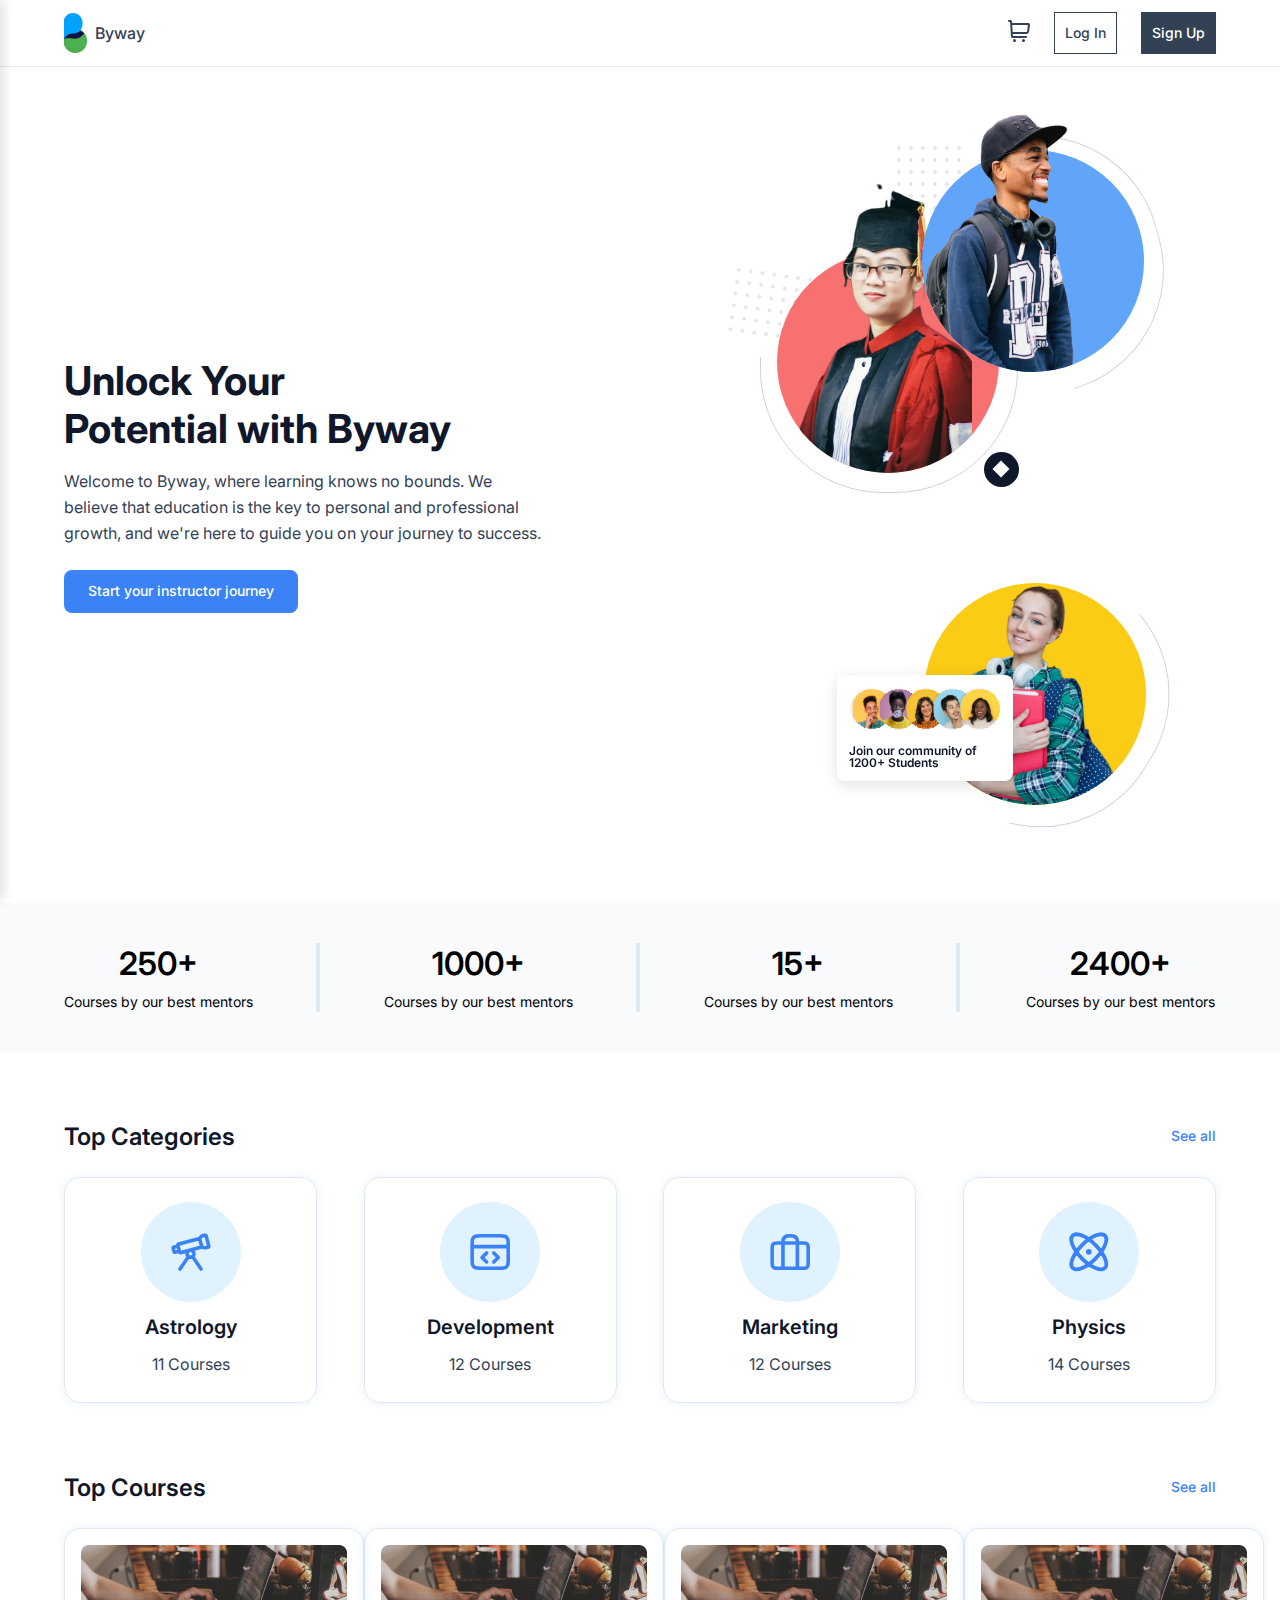
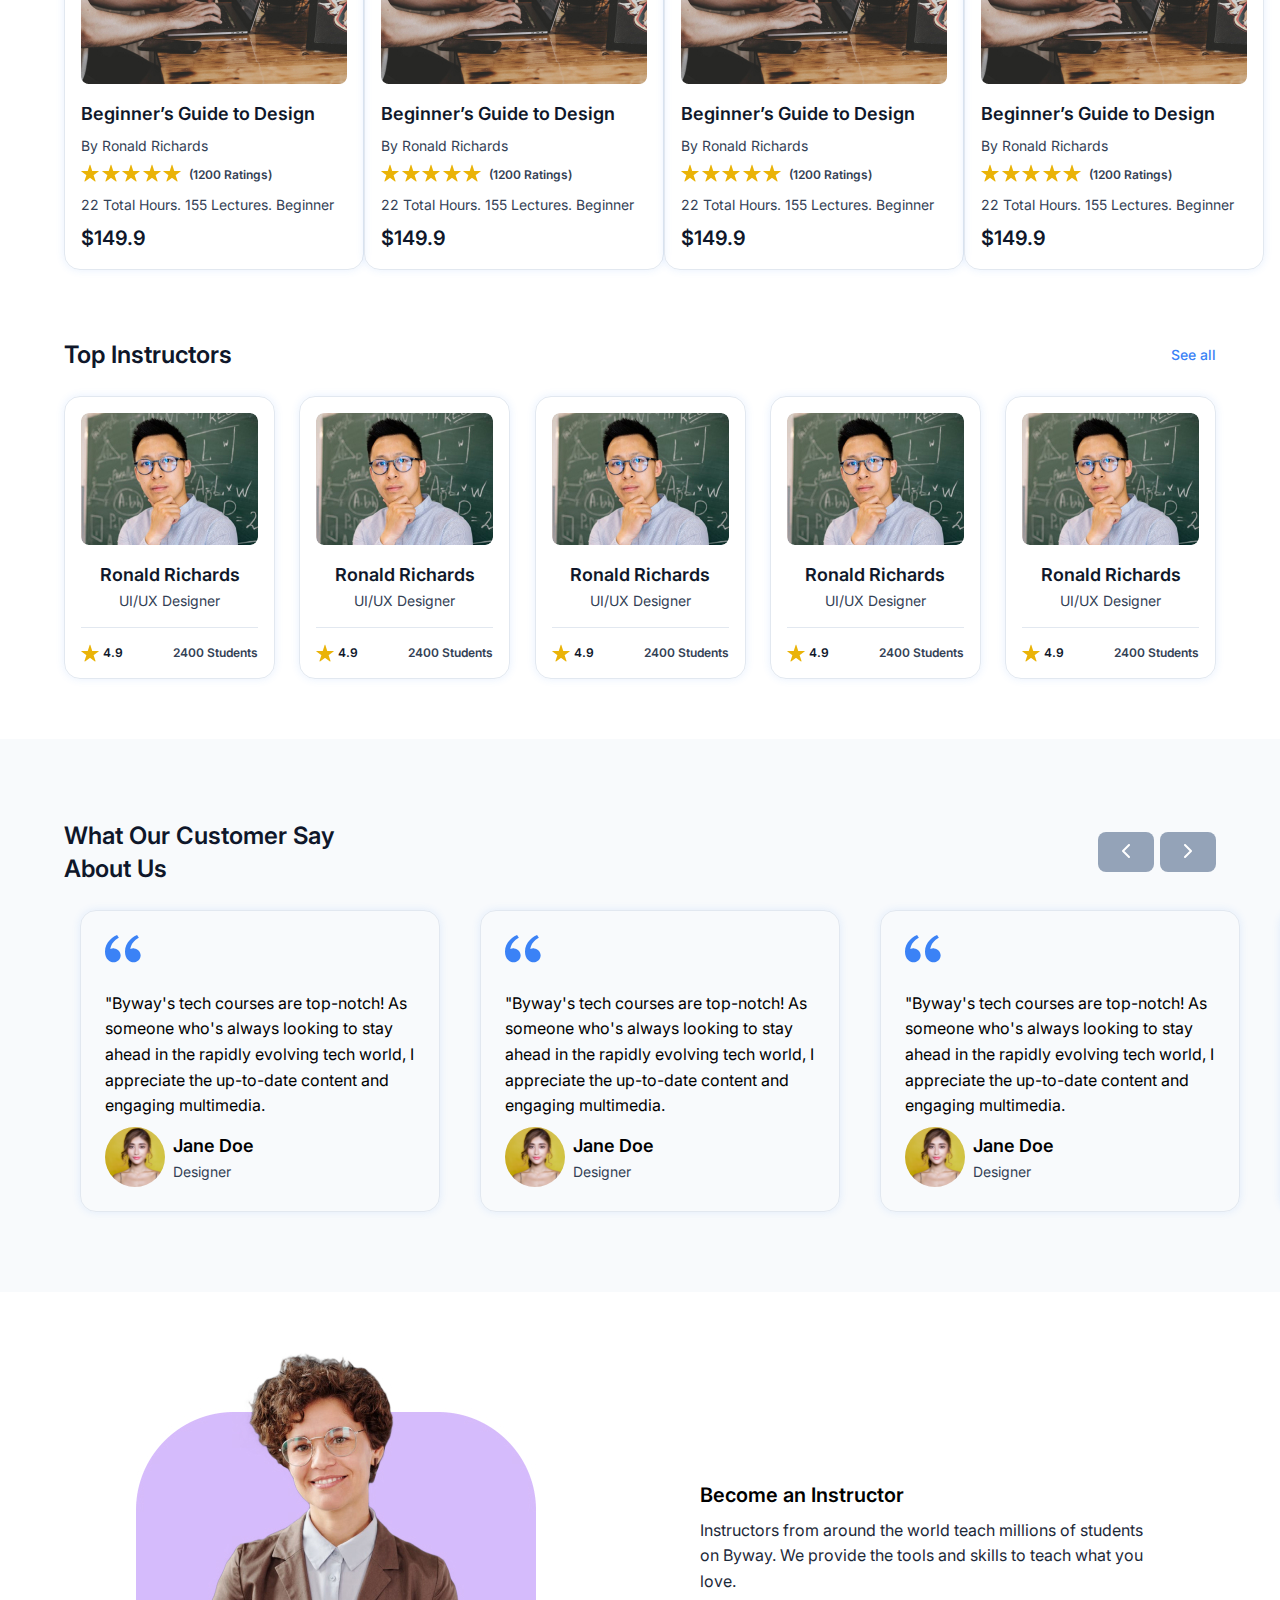
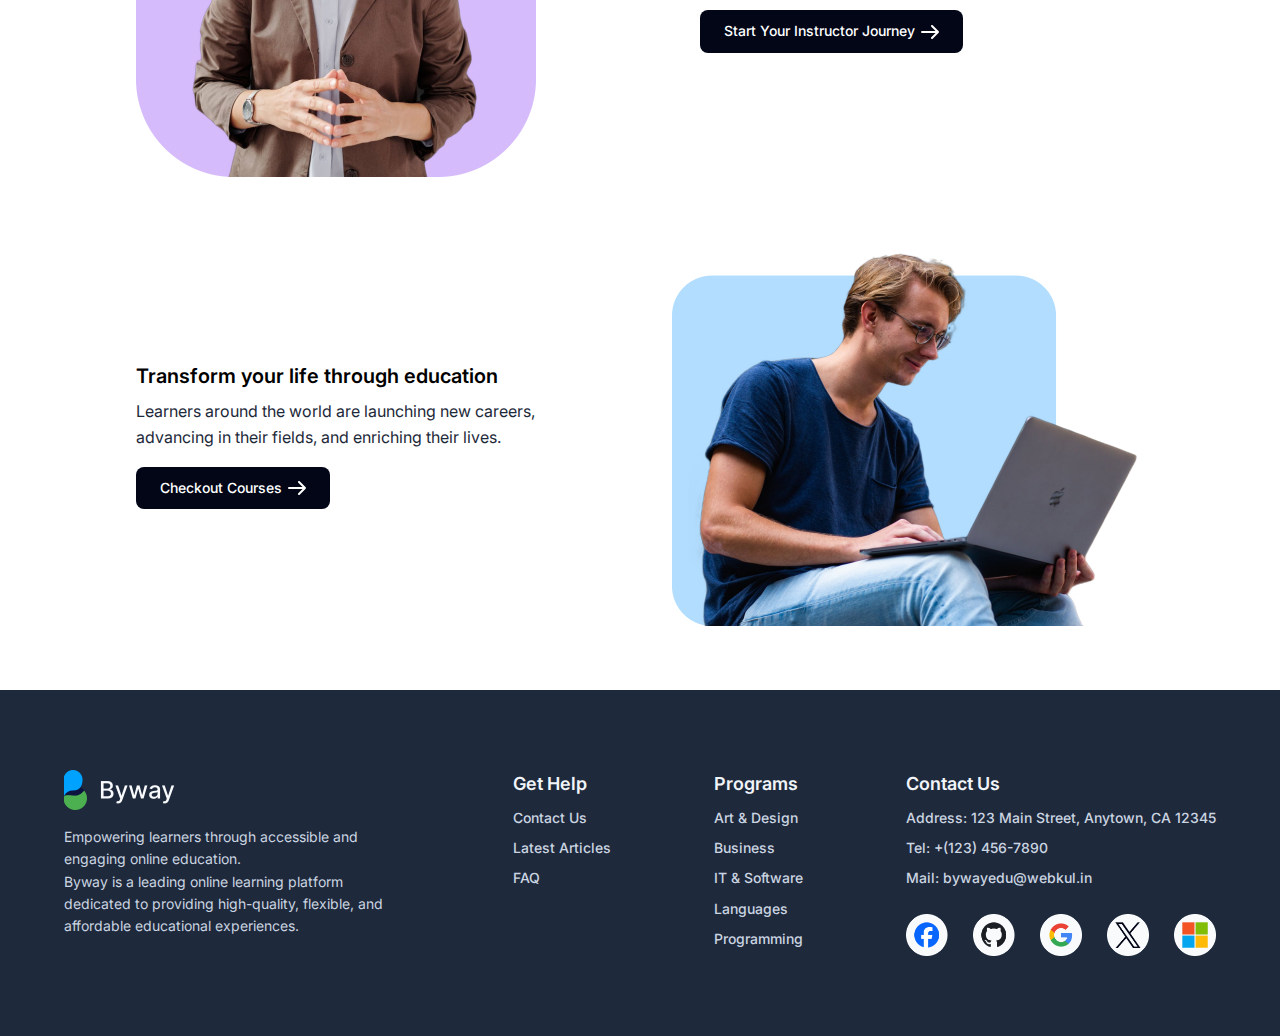
<file: index.html>
<!DOCTYPE html>
<html lang="en">
    <head>
        <meta charset="UTF-8" />
        <meta name="viewport" content="width=device-width, initial-scale=1.0" />

        <link rel="preconnect" href="https://fonts.googleapis.com" />
        <link rel="preconnect" href="https://fonts.gstatic.com" crossorigin />
        <link
            href="https://fonts.googleapis.com/css2?family=Inter:ital,opsz,wght@0,14..32,100..900;1,14..32,100..900&display=swap"
            rel="stylesheet"
        />

        <link rel="stylesheet" href="./css/style.css" />
        <link rel="stylesheet" href="./css/spotlight.css" />

        <title>Byway</title>
    </head>

    <body>
        <header>
            <section class="wrapper">
                <h1 class="logo">
                    <a href="/">
                        <img src="./assets/logo.svg" alt="Byway Logo" />
                        Byway
                    </a>
                </h1>
                <ul class="actions">
                    <li>
                        <a href="#"
                            ><img src="./assets/cart.svg" alt="Cart Icon"
                        /></a>
                    </li>
                    <li>
                        <a
                            href="#"
                            class="button"
                            onclick="() => alert('You are successfully logged in..!')"
                        >
                            Log In
                        </a>
                    </li>
                    <li>
                        <a
                            href="#"
                            class="button fill"
                            onclick="() => alert('Thank You for signing in..!')"
                        >
                            Sign Up
                        </a>
                    </li>
                </ul>
                <input type="checkbox" id="menu-toggler" />
                <label for="menu-toggler"
                    ><img src="./assets/hamburger.svg" alt="menu"
                /></label>
            </section>
            <nav class="menu">
                <ul>
                    <li>
                        <a href="#" class="icon-text">
                            <img src="./assets/cart.svg" alt="Cart Icon" />
                            Cart
                        </a>
                    </li>
                    <li>
                        <a
                            href="#"
                            class="button"
                            onclick="() => alert('You are successfully logged in..!')"
                        >
                            Log In
                        </a>
                    </li>
                    <li>
                        <a
                            href="#"
                            class="button fill"
                            onclick="() => alert('Thank You for signing in..!')"
                        >
                            Sign Up
                        </a>
                    </li>
                </ul>
            </nav>
            <hr class="line" />
        </header>

        <section id="spotlight">
            <section class="wrapper">
                <div class="left">
                    <h1>Unlock Your Potential with Byway</h1>
                    <p>
                        Welcome to Byway, where learning knows no bounds. We
                        believe that education is the key to personal and
                        professional growth, and we're here to guide you on your
                        journey to success.
                    </p>
                    <a href="#" class="button">Start your instructor journey</a>
                </div>
                <div class="right">
                    <div class="circle-container dot">
                        <div class="circle">
                            <img src="./assets/model-3.png" alt="model-3" />
                        </div>
                        <div class="semi-circle"></div>
                        <img
                            class="pop-out-img"
                            src="./assets/model-3.png"
                            alt=""
                        />
                    </div>

                    <div class="circle-container dot">
                        <div class="circle">
                            <img src="./assets/model-1.png" alt="model-1" />
                        </div>
                        <div class="semi-circle"></div>

                        <img
                            class="pop-out-img"
                            src="./assets/model-1.png"
                            alt=""
                        />
                    </div>

                    <div class="circle-container">
                        <div class="circle">
                            <img src="./assets/model-2.png" alt="model-2" />
                        </div>
                        <div class="semi-circle"></div>
                        <div class="join-card">
                            <ul class="profiles">
                                <li>
                                    <img
                                        src="./assets/span-5.svg"
                                        alt="Student 1"
                                    />
                                </li>
                                <li>
                                    <img
                                        src="./assets/span-4.svg"
                                        alt="Student 2"
                                    />
                                </li>
                                <li>
                                    <img
                                        src="./assets/span-3.svg"
                                        alt="Student 3"
                                    />
                                </li>
                                <li>
                                    <img
                                        src="./assets/span-2.svg"
                                        alt="Student 4"
                                    />
                                </li>
                                <li>
                                    <img
                                        src="./assets/span-1.svg"
                                        alt="Student 5"
                                    />
                                </li>
                            </ul>
                            <span>Join our community of 1200+ Students</span>
                        </div>
                    </div>

                    <div class="diamond-container">
                        <div class="diamond"></div>
                    </div>
                </div>
            </section>
        </section>

        <section id="stats">
            <ul class="stats-list">
                <li>
                    <h2>250+</h2>
                    <p>Courses by our best mentors</p>
                </li>
                <li>
                    <h2>1000+</h2>
                    <p>Courses by our best mentors</p>
                </li>
                <li>
                    <h2>15+</h2>
                    <p>Courses by our best mentors</p>
                </li>
                <li>
                    <h2>2400+</h2>
                    <p>Courses by our best mentors</p>
                </li>
            </ul>
        </section>

        <section id="top-categories">
            <section class="wrapper">
                <div class="header">
                    <h3>Top Categories</h3>
                    <a href="#">See all</a>
                </div>
                <div class="bottom">
                    <ul class="top-categories">
                        <li>
                            <span class="icon-container">
                                <img
                                    src="./assets/astrology.svg"
                                    alt="Astrology Icon"
                                />
                            </span>
                            <h4>Astrology</h4>
                            <p>11 Courses</p>
                        </li>
                        <li>
                            <span class="icon-container">
                                <img
                                    src="./assets/devlopment.svg"
                                    alt="Development Icon"
                                />
                            </span>
                            <h4>Development</h4>
                            <p>12 Courses</p>
                        </li>
                        <li>
                            <span class="icon-container">
                                <img
                                    src="./assets//marketing.svg"
                                    alt="Marketing Icon"
                                />
                            </span>
                            <h4>Marketing</h4>
                            <p>12 Courses</p>
                        </li>
                        <li>
                            <span class="icon-container">
                                <img
                                    src="./assets/physics.svg"
                                    alt="Physics Icon"
                                />
                            </span>
                            <h4>Physics</h4>
                            <p>14 Courses</p>
                        </li>
                    </ul>
                </div>
            </section>
        </section>

        <section id="top-courses">
            <section class="wrapper">
                <div class="header">
                    <h3>Top Courses</h3>
                    <a href="#">See all</a>
                </div>
                <div class="bottom">
                    <ul class="top-courses">
                        <li>
                            <a href="course.html" class="wrapper">
                                <img
                                    src="./assets/bg.jpg"
                                    alt="Course Cover Image"
                                    class="cover-image"
                                />
                                <h5 class="title">
                                    Beginner’s Guide to Design
                                </h5>
                                <small class="instructor"
                                    >By Ronald Richards</small
                                >
                                <div class="rating">
                                    <ul class="stars">
                                        <li>
                                            <img
                                                src="./assets/star.svg"
                                                alt="Rating Star"
                                            />
                                        </li>
                                        <li>
                                            <img
                                                src="./assets/star.svg"
                                                alt="Rating Star"
                                            />
                                        </li>
                                        <li>
                                            <img
                                                src="./assets/star.svg"
                                                alt="Rating Star"
                                            />
                                        </li>
                                        <li>
                                            <img
                                                src="./assets/star.svg"
                                                alt="Rating Star"
                                            />
                                        </li>
                                        <li>
                                            <img
                                                src="./assets/star.svg"
                                                alt="Rating Star"
                                            />
                                        </li>
                                    </ul>
                                    <span>(1200 Ratings)</span>
                                </div>
                                <p class="details">
                                    22 Total Hours. 155 Lectures. Beginner
                                </p>
                                <h4 class="price">$149.9</h4>
                            </a>
                        </li>
                        <li>
                            <a href="course.html" class="wrapper">
                                <img
                                    src="./assets/bg.jpg"
                                    alt="Course Cover Image"
                                    class="cover-image"
                                />
                                <h5 class="title">
                                    Beginner’s Guide to Design
                                </h5>
                                <small class="instructor"
                                    >By Ronald Richards</small
                                >
                                <div class="rating">
                                    <ul class="stars">
                                        <li>
                                            <img
                                                src="./assets/star.svg"
                                                alt="Rating Star"
                                            />
                                        </li>
                                        <li>
                                            <img
                                                src="./assets/star.svg"
                                                alt="Rating Star"
                                            />
                                        </li>
                                        <li>
                                            <img
                                                src="./assets/star.svg"
                                                alt="Rating Star"
                                            />
                                        </li>
                                        <li>
                                            <img
                                                src="./assets/star.svg"
                                                alt="Rating Star"
                                            />
                                        </li>
                                        <li>
                                            <img
                                                src="./assets/star.svg"
                                                alt="Rating Star"
                                            />
                                        </li>
                                    </ul>
                                    <span>(1200 Ratings)</span>
                                </div>
                                <p class="details">
                                    22 Total Hours. 155 Lectures. Beginner
                                </p>
                                <h4 class="price">$149.9</h4>
                            </a>
                        </li>
                        <li>
                            <a href="course.html" class="wrapper">
                                <img
                                    src="./assets/bg.jpg"
                                    alt="Course Cover Image"
                                    class="cover-image"
                                />
                                <h5 class="title">
                                    Beginner’s Guide to Design
                                </h5>
                                <small class="instructor"
                                    >By Ronald Richards</small
                                >
                                <div class="rating">
                                    <ul class="stars">
                                        <li>
                                            <img
                                                src="./assets/star.svg"
                                                alt="Rating Star"
                                            />
                                        </li>
                                        <li>
                                            <img
                                                src="./assets/star.svg"
                                                alt="Rating Star"
                                            />
                                        </li>
                                        <li>
                                            <img
                                                src="./assets/star.svg"
                                                alt="Rating Star"
                                            />
                                        </li>
                                        <li>
                                            <img
                                                src="./assets/star.svg"
                                                alt="Rating Star"
                                            />
                                        </li>
                                        <li>
                                            <img
                                                src="./assets/star.svg"
                                                alt="Rating Star"
                                            />
                                        </li>
                                    </ul>
                                    <span>(1200 Ratings)</span>
                                </div>
                                <p class="details">
                                    22 Total Hours. 155 Lectures. Beginner
                                </p>
                                <h4 class="price">$149.9</h4>
                            </a>
                        </li>
                        <li>
                            <a href="course.html" class="wrapper">
                                <img
                                    src="./assets/bg.jpg"
                                    alt="Course Cover Image"
                                    class="cover-image"
                                />
                                <h5 class="title">
                                    Beginner’s Guide to Design
                                </h5>
                                <small class="instructor"
                                    >By Ronald Richards</small
                                >
                                <div class="rating">
                                    <ul class="stars">
                                        <li>
                                            <img
                                                src="./assets/star.svg"
                                                alt="Rating Star"
                                            />
                                        </li>
                                        <li>
                                            <img
                                                src="./assets/star.svg"
                                                alt="Rating Star"
                                            />
                                        </li>
                                        <li>
                                            <img
                                                src="./assets/star.svg"
                                                alt="Rating Star"
                                            />
                                        </li>
                                        <li>
                                            <img
                                                src="./assets/star.svg"
                                                alt="Rating Star"
                                            />
                                        </li>
                                        <li>
                                            <img
                                                src="./assets/star.svg"
                                                alt="Rating Star"
                                            />
                                        </li>
                                    </ul>
                                    <span>(1200 Ratings)</span>
                                </div>
                                <p class="details">
                                    22 Total Hours. 155 Lectures. Beginner
                                </p>
                                <h4 class="price">$149.9</h4>
                            </a>
                        </li>
                    </ul>
                </div>
            </section>
        </section>

        <section id="top-instructors">
            <section class="wrapper">
                <div class="header">
                    <h3>Top Instructors</h3>
                    <a href="#">See all</a>
                </div>
                <div class="bottom">
                    <ul class="top-instructors">
                        <li>
                            <img
                                src="./assets/model-5.jpg"
                                alt="Profile Picture"
                                class="profile"
                            />
                            <div class="details">
                                <h5>Ronald Richards</h5>
                                <small>UI/UX Designer</small>
                            </div>
                            <hr class="line" />
                            <div class="review">
                                <div class="rating">
                                    <img src="./assets/star.svg" alt="Star" />
                                    <span>4.9</span>
                                </div>
                                <span class="student-count">2400 Students</span>
                            </div>
                        </li>
                        <li>
                            <img
                                src="./assets/model-5.jpg"
                                alt="Profile Picture"
                                class="profile"
                            />
                            <div class="details">
                                <h5>Ronald Richards</h5>
                                <small>UI/UX Designer</small>
                            </div>
                            <hr class="line" />
                            <div class="review">
                                <div class="rating">
                                    <img src="./assets/star.svg" alt="Star" />
                                    <span>4.9</span>
                                </div>
                                <span class="student-count">2400 Students</span>
                            </div>
                        </li>
                        <li>
                            <img
                                src="./assets/model-5.jpg"
                                alt="Profile Picture"
                                class="profile"
                            />
                            <div class="details">
                                <h5>Ronald Richards</h5>
                                <small>UI/UX Designer</small>
                            </div>
                            <hr class="line" />
                            <div class="review">
                                <div class="rating">
                                    <img src="./assets/star.svg" alt="Star" />
                                    <span>4.9</span>
                                </div>
                                <span class="student-count">2400 Students</span>
                            </div>
                        </li>
                        <li>
                            <img
                                src="./assets/model-5.jpg"
                                alt="Profile Picture"
                                class="profile"
                            />
                            <div class="details">
                                <h5>Ronald Richards</h5>
                                <small>UI/UX Designer</small>
                            </div>
                            <hr class="line" />
                            <div class="review">
                                <div class="rating">
                                    <img src="./assets/star.svg" alt="Star" />
                                    <span>4.9</span>
                                </div>
                                <span class="student-count">2400 Students</span>
                            </div>
                        </li>
                        <li>
                            <img
                                src="./assets/model-5.jpg"
                                alt="Profile Picture"
                                class="profile"
                            />
                            <div class="details">
                                <h5>Ronald Richards</h5>
                                <small>UI/UX Designer</small>
                            </div>
                            <hr class="line" />
                            <div class="review">
                                <div class="rating">
                                    <img src="./assets/star.svg" alt="Star" />
                                    <span>4.9</span>
                                </div>
                                <span class="student-count">2400 Students</span>
                            </div>
                        </li>
                    </ul>
                </div>
            </section>
        </section>

        <section id="testimonials">
            <section class="wrapper">
                <div class="header">
                    <h3>What Our Customer Say About Us</h3>

                    <div class="controls">
                        <div class="button">
                            <img
                                src="./assets/short-arrow-left.svg"
                                alt="Arrow Left"
                            />
                        </div>
                        <div class="button">
                            <img
                                src="./assets/short-arrow-right.svg"
                                alt="Arrow Right"
                            />
                        </div>
                    </div>
                </div>
            </section>
            <div class="bottom">
                <ul class="testimonials">
                    <li>
                        <img
                            src="./assets/quotes.svg"
                            alt="Quote Icon"
                            class="quote"
                        />
                        <p>
                            "Byway's tech courses are top-notch! As someone
                            who's always looking to stay ahead in the rapidly
                            evolving tech world, I appreciate the up-to-date
                            content and engaging multimedia.
                        </p>
                        <div class="details">
                            <span>
                                <img
                                    src="./assets/span-7.svg"
                                    alt="Profile"
                                    class="profile"
                                />
                            </span>

                            <div class="author">
                                <h5>Jane Doe</h5>
                                <small>Designer</small>
                            </div>
                        </div>
                    </li>
                    <li>
                        <img
                            src="./assets/quotes.svg"
                            alt="Quote Icon"
                            class="quote"
                        />
                        <p>
                            "Byway's tech courses are top-notch! As someone
                            who's always looking to stay ahead in the rapidly
                            evolving tech world, I appreciate the up-to-date
                            content and engaging multimedia.
                        </p>
                        <div class="details">
                            <span>
                                <img
                                    src="./assets/span-7.svg"
                                    alt="Profile"
                                    class="profile"
                                />
                            </span>

                            <div class="author">
                                <h5>Jane Doe</h5>
                                <small>Designer</small>
                            </div>
                        </div>
                    </li>
                    <li>
                        <img
                            src="./assets/quotes.svg"
                            alt="Quote Icon"
                            class="quote"
                        />
                        <p>
                            "Byway's tech courses are top-notch! As someone
                            who's always looking to stay ahead in the rapidly
                            evolving tech world, I appreciate the up-to-date
                            content and engaging multimedia.
                        </p>
                        <div class="details">
                            <span>
                                <img
                                    src="./assets/span-7.svg"
                                    alt="Profile"
                                    class="profile"
                                />
                            </span>

                            <div class="author">
                                <h5>Jane Doe</h5>
                                <small>Designer</small>
                            </div>
                        </div>
                    </li>
                    <li>
                        <img
                            src="./assets/quotes.svg"
                            alt="Quote Icon"
                            class="quote"
                        />
                        <p>
                            "Byway's tech courses are top-notch! As someone
                            who's always looking to stay ahead in the rapidly
                            evolving tech world, I appreciate the up-to-date
                            content and engaging multimedia.
                        </p>
                        <div class="details">
                            <span>
                                <img
                                    src="./assets/span-7.svg"
                                    alt="Profile"
                                    class="profile"
                                />
                            </span>

                            <div class="author">
                                <h5>Jane Doe</h5>
                                <small>Designer</small>
                            </div>
                        </div>
                    </li>
                </ul>
            </div>
        </section>
        <section id="get-started">
            <section class="wrapper">
                <ul>
                    <li>
                        <div class="left">
                            <img src="./assets/model-4.jpg" alt="model-4" />
                        </div>
                        <div class="right">
                            <h4>Become an Instructor</h4>
                            <p>
                                Instructors from around the world teach millions
                                of students on Byway. We provide the tools and
                                skills to teach what you love.
                            </p>
                            <a href="#" class="button"
                                >Start Your Instructor Journey
                                <img
                                    src="./assets/arrow-right.svg"
                                    alt="Right Arrow"
                            /></a>
                        </div>
                    </li>
                    <li>
                        <div class="left">
                            <img src="./assets/model-6.jpg" alt="model-6" />
                        </div>
                        <div class="right">
                            <h4>Transform your life through education</h4>
                            <p>
                                Learners around the world are launching new
                                careers, advancing in their fields, and
                                enriching their lives.
                            </p>
                            <a href="#" class="button"
                                >Checkout Courses
                                <img
                                    src="./assets/arrow-right.svg"
                                    alt="Right Arrow"
                            /></a>
                        </div>
                    </li>
                </ul>
            </section>
        </section>

        <footer>
            <section class="wrapper">
                <ul class="footer-list">
                    <li>
                        <h1>
                            <a href="#">
                                <img src="./assets/logo.png" alt="Byway Logo" />
                            </a>
                        </h1>
                        <p>
                            Empowering learners through accessible and engaging
                            online education.
                            <br />
                            Byway is a leading online learning platform
                            dedicated to providing high-quality, flexible, and
                            affordable educational experiences.
                        </p>
                    </li>
                    <li>
                        <h5>Get Help</h5>
                        <a href="#">Contact Us</a><a href="#">Latest Articles</a
                        ><a href="#">FAQ</a>
                    </li>
                    <li>
                        <h5>Programs</h5>
                        <a href="#">Art & Design</a><a href="#">Business</a
                        ><a href="#">IT & Software</a><a href="#">Languages</a
                        ><a href="#">Programming</a>
                    </li>
                    <li>
                        <h5>Contact Us</h5>
                        <a href="#"
                            >Address: 123 Main Street, Anytown, CA 12345</a
                        ><a href="tel:+123456789">Tel: +(123) 456-7890</a
                        ><a href="mailto:bywayedu@webkul.in"
                            >Mail: bywayedu@webkul.in</a
                        >
                        <ul class="social">
                            <li>
                                <a href="https://www.facebook.com/"
                                    ><img
                                        src="./assets/facebook.png"
                                        alt="facebook"
                                /></a>
                            </li>
                            <li>
                                <a href="https://github.com/"
                                    ><img
                                        src="./assets/github.png"
                                        alt="github"
                                /></a>
                            </li>
                            <li>
                                <a href="https://www.google.com/"
                                    ><img
                                        src="./assets/google.png"
                                        alt="google"
                                /></a>
                            </li>
                            <li>
                                <a href="https://x.com/"
                                    ><img
                                        src="./assets/twitter-x.png"
                                        alt="twitter-x"
                                /></a>
                            </li>
                            <li>
                                <a href="https://www.microsoft.com/en-in/"
                                    ><img
                                        src="./assets/microsoft.png"
                                        alt="microsoft"
                                /></a>
                            </li>
                        </ul>
                    </li>
                </ul>
            </section>
        </footer>
    </body>
</html>
</file>
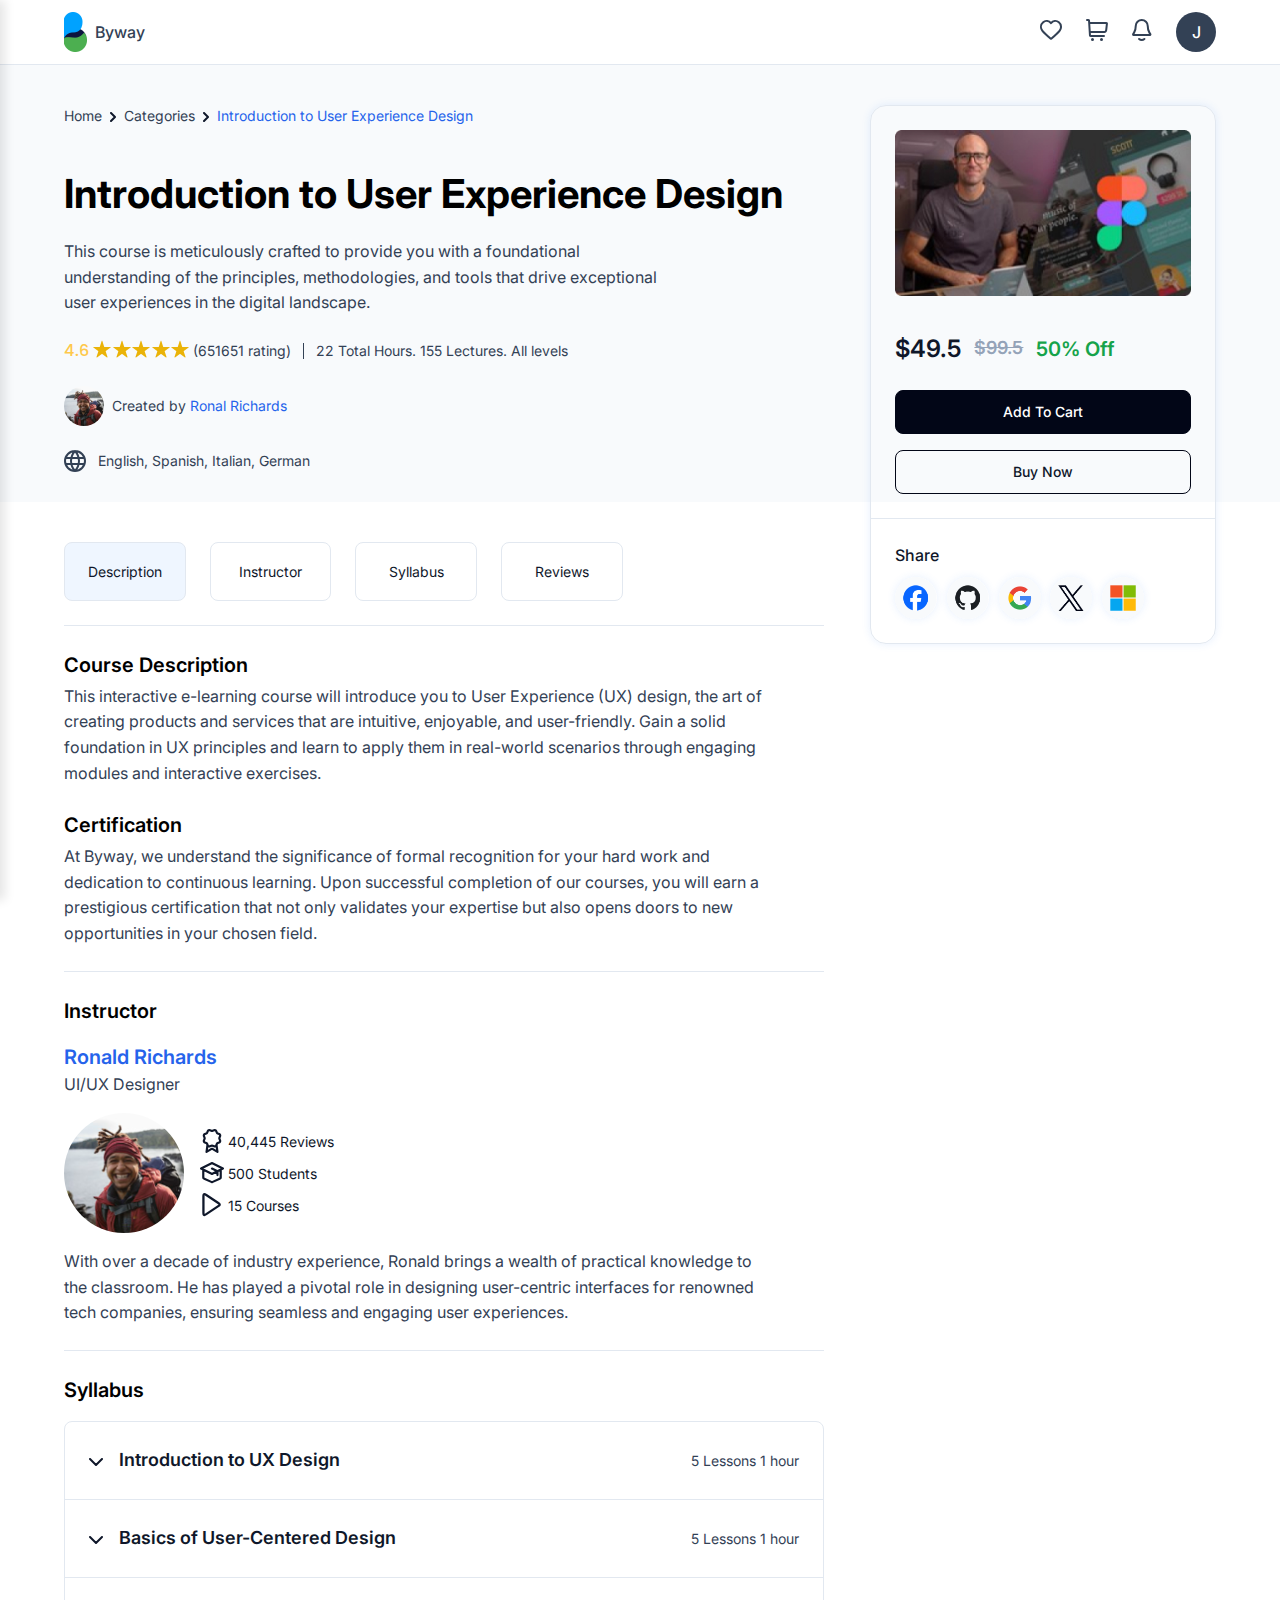
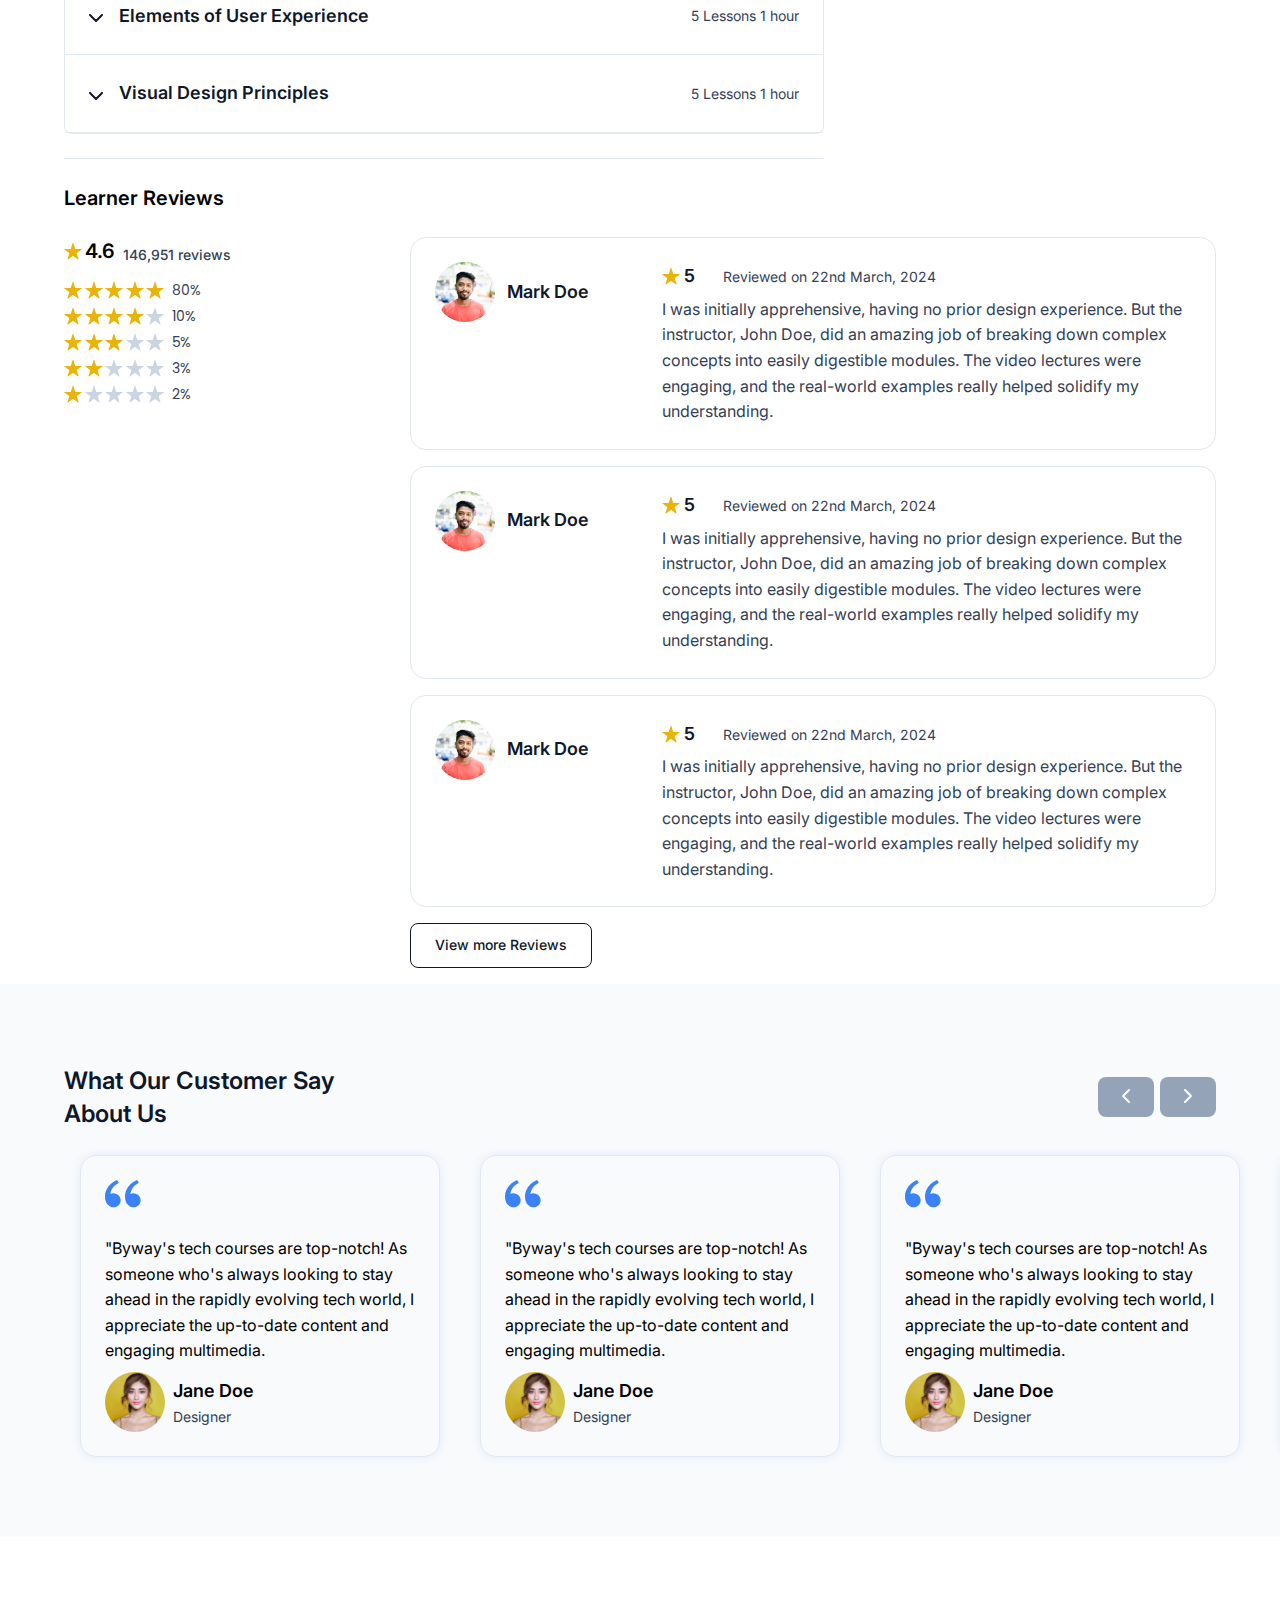
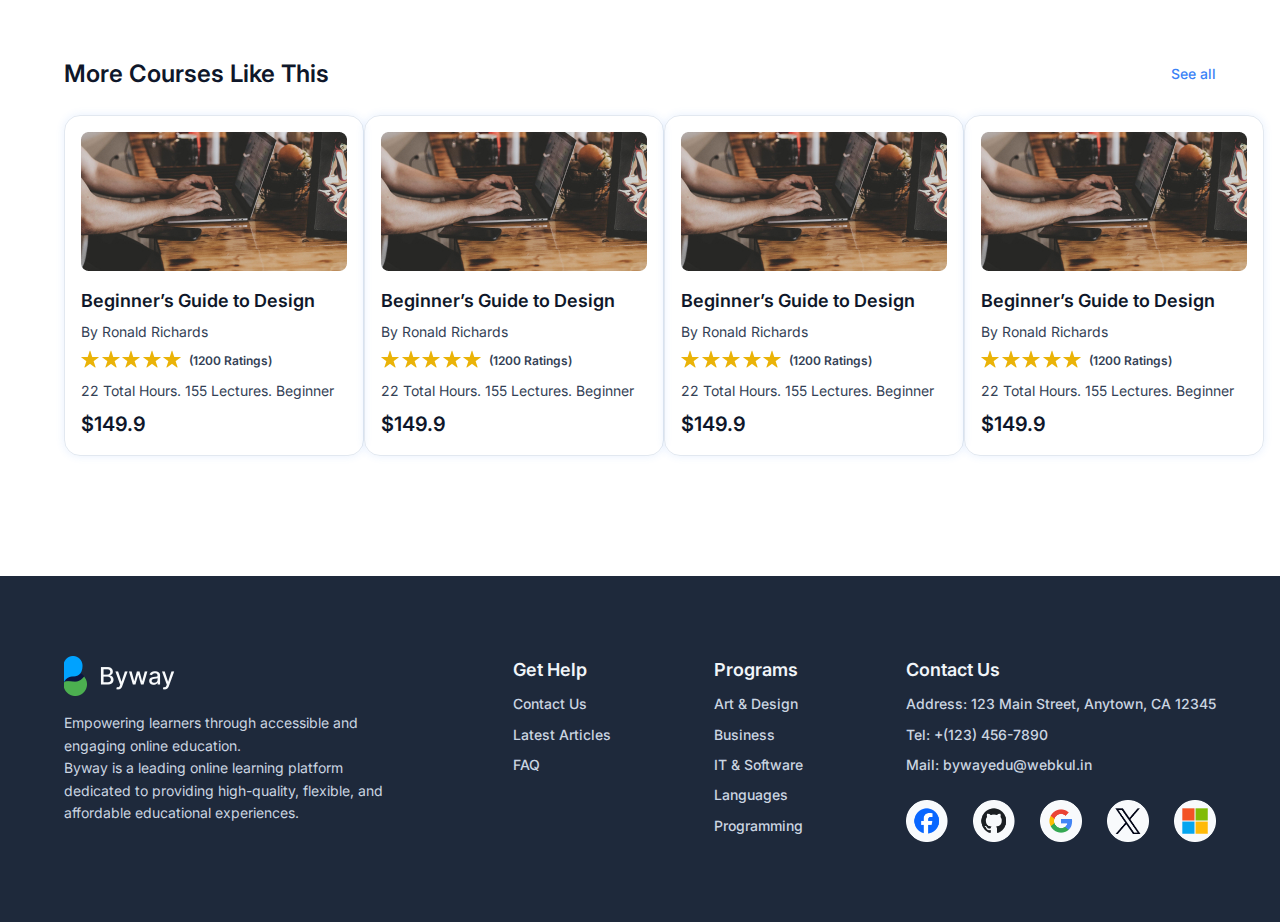
<file: course.html>
<!DOCTYPE html>
<html lang="en">

<head>
    <meta charset="UTF-8" />
    <meta name="viewport" content="width=device-width, initial-scale=1.0" />

    <link rel="preconnect" href="https://fonts.googleapis.com" />
    <link rel="preconnect" href="https://fonts.gstatic.com" crossorigin />
    <link
        href="https://fonts.googleapis.com/css2?family=Inter:ital,opsz,wght@0,14..32,100..900;1,14..32,100..900&family=Poppins:ital,wght@0,100;0,200;0,300;0,400;0,500;0,600;0,700;0,800;0,900;1,100;1,200;1,300;1,400;1,500;1,600;1,700;1,800;1,900&display=swap"
        rel="stylesheet" />

    <link rel="stylesheet" href="./css/style.css" />
    <link rel="stylesheet" href="./css/course.css" />

    <title>Byway</title>
</head>

<body>
    <header>
        <section class="wrapper">
            <h1 class="logo">
                <a href="/">
                    <img src="./assets/logo.svg" alt="Byway Logo" />
                    Byway
                </a>
            </h1>
            <ul class="actions">
                <li>
                    <a href="#"><img src="./assets/wishlist.svg" alt="Wishlist Icon" /></a>
                </li>
                <li>
                    <a href="#"><img src="./assets/cart.svg" alt="Cart Icon" /></a>
                </li>
                <li>
                    <a href="#"><img src="./assets/bell.svg" alt="Bell Icon" /></a>
                </li>
                <li><a href="#" class="circle fill">J</a></li>
            </ul>
            <input type="checkbox" name="" id="menu-toggler">
            <label for="menu-toggler"><img src="./assets/hamburger.svg" alt=""></label>
        </section>
        <nav class="menu">
            <ul>
                <li>
                    <a href="#" class="icon-text"><img src="./assets/wishlist.svg" alt="Wishlist Icon" />Wishlist</a>
                </li>
                <li>
                    <a href="#" class="icon-text"><img src="./assets/cart.svg" alt="Cart Icon" />Cart</a>
                </li>
                <li>
                    <a href="#" class="icon-text"><img src="./assets/bell.svg" alt="Bell Icon" />Notifications</a>
                </li>
                <li><a href="#" class="circle fill">J</a></li>
            </ul>
        </nav>
        <hr class="line" />
    </header>

    <section id="course">
        <div class="intro-container">
            <section class="wrapper">
                <div class="left">
                    <div class="route">
                        <ul>
                            <li><a href="/">Home</a></li>
                            <li>
                                <img src="./assets/short-arrow-right-black.svg" alt="arrow right" />
                            </li>
                            <li><a href="/">Categories</a></li>
                            <li>
                                <img src="./assets/short-arrow-right-black.svg" alt="arrow right" />
                            </li>
                            <li class="active">
                                <a href="course.html">Introduction to User Experience
                                    Design</a>
                            </li>
                        </ul>
                    </div>

                    <div class="card">
                        <div class="top">
                            <img src="./assets/img.jpg" alt="cover image" />
                            <div class="pricing">
                                <h3>$49.5</h3>
                                <h5>$99.5</h5>
                                <h4>50% Off</h4>
                            </div>
                            <a href="#" class="button fill">Add To Cart</a>
                            <a href="#" class="button">Buy Now</a>
                        </div>
                        <hr class="line">
                        <div class="bottom">
                            <h5>Share</h5>
                            <ul class="social">
                                <li>
                                    <a href="https://www.facebook.com/"><img src="./assets/facebook.png"
                                            alt="facebook" /></a>
                                </li>
                                <li>
                                    <a href="https://github.com/"><img src="./assets/github.png" alt="github" /></a>
                                </li>
                                <li>
                                    <a href="https://www.google.com/"><img src="./assets/google.png" alt="google" /></a>
                                </li>
                                <li>
                                    <a href="https://x.com/"><img src="./assets/twitter-x.png" alt="twitter-x" /></a>
                                </li>
                                <li>
                                    <a href="https://www.microsoft.com/en-in/"><img src="./assets/microsoft.png"
                                            alt="microsoft" /></a>
                                </li>
                            </ul>
                        </div>
                    </div>

                    <div class="intro">
                        <h1>Introduction to User Experience Design</h1>
                        <p>
                            This course is meticulously crafted to provide
                            you with a foundational understanding of the
                            principles, methodologies, and tools that drive
                            exceptional user experiences in the digital
                            landscape.
                        </p>

                        <div class="course-details">
                            <div class="review">
                                <span class="rating">4.6</span>
                                <ul>
                                    <li>
                                        <img src="./assets/star.svg" alt="star" />
                                    </li>
                                    <li>
                                        <img src="./assets/star.svg" alt="star" />
                                    </li>
                                    <li>
                                        <img src="./assets/star.svg" alt="star" />
                                    </li>
                                    <li>
                                        <img src="./assets/star.svg" alt="star" />
                                    </li>
                                    <li>
                                        <img src="./assets/star.svg" alt="star" />
                                    </li>
                                </ul>
                                <span class="count">(651651 rating)</span>
                            </div>
                            <span class="pipe"></span>
                            <span class="details">22 Total Hours. 155 Lectures. All
                                levels</span>
                        </div>

                        <div class="author">
                            <img src="./assets/span-8.svg" alt="Instructor" class="profile" />
                            <span>Created by
                                <a href="#">Ronal Richards</a></span>
                        </div>

                        <div class="languages">
                            <img src="./assets/language.svg" alt="Globe Icon" />
                            <span>English, Spanish, Italian, German</span>
                        </div>
                    </div>
                </div>
                <div class="card right">
                    <div class="top">
                        <img src="./assets/img.jpg" alt="cover image" />
                        <div class="pricing">
                            <h3>$49.5</h3>
                            <h5>$99.5</h5>
                            <h4>50% Off</h4>
                        </div>
                        <a href="#" class="button fill">Add To Cart</a>
                        <a href="#" class="button">Buy Now</a>
                    </div>
                    <hr class="line">
                    <div class="bottom">
                        <h5>Share</h5>
                        <ul class="social">
                            <li>
                                <a href="https://www.facebook.com/"><img src="./assets/facebook.png"
                                        alt="facebook" /></a>
                            </li>
                            <li>
                                <a href="https://github.com/"><img src="./assets/github.png" alt="github" /></a>
                            </li>
                            <li>
                                <a href="https://www.google.com/"><img src="./assets/google.png" alt="google" /></a>
                            </li>
                            <li>
                                <a href="https://x.com/"><img src="./assets/twitter-x.png" alt="twitter-x" /></a>
                            </li>
                            <li>
                                <a href="https://www.microsoft.com/en-in/"><img src="./assets/microsoft.png"
                                        alt="microsoft" /></a>
                            </li>
                        </ul>
                    </div>
                </div>
            </section>
        </div>
        <section class="wrapper">
            <div class="left">
                <ul class="tabs">
                    <li class="active"><a href="#">Description</a></li>
                    <li><a href="#">Instructor</a></li>
                    <li><a href="#">Syllabus</a></li>
                    <li><a href="#">Reviews</a></li>
                </ul>
                <hr class="line" />

                <div class="content">
                    <ul class="details">
                        <li>
                            <h4>Course Description</h4>
                            <p>
                                This interactive e-learning course will
                                introduce you to User Experience (UX)
                                design, the art of creating products and
                                services that are intuitive, enjoyable, and
                                user-friendly. Gain a solid foundation in UX
                                principles and learn to apply them in
                                real-world scenarios through engaging
                                modules and interactive exercises.
                            </p>
                        </li>
                        <li>
                            <h4>Certification</h4>
                            <p>
                                At Byway, we understand the significance of
                                formal recognition for your hard work and
                                dedication to continuous learning. Upon
                                successful completion of our courses, you
                                will earn a prestigious certification that
                                not only validates your expertise but also
                                opens doors to new opportunities in your
                                chosen field.
                            </p>
                        </li>
                    </ul>
                    <hr class="line" />
                    <div class="instructor-container">
                        <h4>Instructor</h4>
                        <div class="instructor">
                            <h4>Ronald Richards</h4>
                            <p>UI/UX Designer</p>
                        </div>
                        <div class="stats">
                            <img src="./assets/span-8.svg" alt="" class="profile" />
                            <ul>
                                <li>
                                    <img src="./assets/achive.svg" alt="achieve" /><span>40,445 Reviews</span>
                                </li>
                                <li>
                                    <img src="./assets/cap.svg" alt="cap" /><span>500 Students</span>
                                </li>
                                <li>
                                    <img src="./assets/play.svg" alt="play" /><span>15 Courses</span>
                                </li>
                            </ul>
                        </div>
                        <p>
                            With over a decade of industry experience,
                            Ronald brings a wealth of practical knowledge to
                            the classroom. He has played a pivotal role in
                            designing user-centric interfaces for renowned
                            tech companies, ensuring seamless and engaging
                            user experiences.
                        </p>
                    </div>
                    <hr class="line" />
                    <div class="syllabus">
                        <h4>Syllabus</h4>
                        <ul>
                            <li>
                                <div class="left">
                                    <a href="#"><img src="./assets/arrow-down.svg" alt="arrow down" /></a>
                                    <h5>Introduction to UX Design</h5>
                                </div>
                                <div class="right">
                                    <span>5 Lessons</span>
                                    <span>1 hour</span>
                                </div>
                            </li>
                            <li>
                                <div class="left">
                                    <a href="#"><img src="./assets/arrow-down.svg" alt="arrow down" /></a>
                                    <h5>Basics of User-Centered Design</h5>
                                </div>
                                <div class="right">
                                    <span>5 Lessons</span>
                                    <span>1 hour</span>
                                </div>
                            </li>
                            <li>
                                <div class="left">
                                    <a href="#"><img src="./assets/arrow-down.svg" alt="arrow down" /></a>
                                    <h5>Elements of User Experience</h5>
                                </div>
                                <div class="right">
                                    <span>5 Lessons</span>
                                    <span>1 hour</span>
                                </div>
                            </li>
                            <li>
                                <div class="left">
                                    <a href="#"><img src="./assets/arrow-down.svg" alt="arrow down" /></a>
                                    <h5>Visual Design Principles</h5>
                                </div>
                                <div class="right">
                                    <span>5 Lessons</span>
                                    <span>1 hour</span>
                                </div>
                            </li>
                        </ul>
                    </div>

                    <hr class="line" />
                </div>
            </div>

            <div class="review-container">
                <h4>Learner Reviews</h4>
                <div class="review">
                    <div class="left">
                        <div class="total">
                            <div class="left">
                                <img src="./assets/star.svg" alt="star" />
                                <h2>4.6</h2>
                            </div>
                            <span>146,951 reviews</span>
                        </div>
                        <ul class="legend">
                            <li>
                                <ul>
                                    <li>
                                        <img src="./assets/star.svg" alt="star" />
                                    </li>
                                    <li>
                                        <img src="./assets/star.svg" alt="star" />
                                    </li>
                                    <li>
                                        <img src="./assets/star.svg" alt="star" />
                                    </li>
                                    <li>
                                        <img src="./assets/star.svg" alt="star" />
                                    </li>
                                    <li>
                                        <img src="./assets/star.svg" alt="star" />
                                    </li>
                                </ul>
                                <span>80%</span>
                            </li>
                            <li>
                                <ul>
                                    <li>
                                        <img src="./assets/star.svg" alt="star" />
                                    </li>
                                    <li>
                                        <img src="./assets/star.svg" alt="star" />
                                    </li>
                                    <li>
                                        <img src="./assets/star.svg" alt="star" />
                                    </li>
                                    <li>
                                        <img src="./assets/star.svg" alt="star" />
                                    </li>
                                    <li>
                                        <img src="./assets/star-stroke.svg" alt="Star Stroke" />
                                    </li>
                                </ul>
                                <span>10%</span>
                            </li>
                            <li>
                                <ul>
                                    <li>
                                        <img src="./assets/star.svg" alt="star" />
                                    </li>
                                    <li>
                                        <img src="./assets/star.svg" alt="star" />
                                    </li>
                                    <li>
                                        <img src="./assets/star.svg" alt="star" />
                                    </li>
                                    <li>
                                        <img src="./assets/star-stroke.svg" alt="Star Stroke" />
                                    </li>
                                    <li>
                                        <img src="./assets/star-stroke.svg" alt="Star Stroke" />
                                    </li>
                                </ul>
                                <span>5%</span>
                            </li>
                            <li>
                                <ul>
                                    <li>
                                        <img src="./assets/star.svg" alt="star" />
                                    </li>
                                    <li>
                                        <img src="./assets/star.svg" alt="star" />
                                    </li>
                                    <li>
                                        <img src="./assets/star-stroke.svg" alt="Star Stroke" />
                                    </li>
                                    <li>
                                        <img src="./assets/star-stroke.svg" alt="Star Stroke" />
                                    </li>
                                    <img src="./assets/star-stroke.svg" alt="Star Stroke" />
                            </li>
                        </ul>
                        <span>3%</span>
                        </li>
                        <li>
                            <ul>
                                <li>
                                    <img src="./assets/star.svg" alt="star" />
                                </li>
                                <li>
                                    <img src="./assets/star-stroke.svg" alt="Star Stroke" />
                                </li>
                                <li>
                                    <img src="./assets/star-stroke.svg" alt="Star Stroke" />
                                </li>
                                <li>
                                    <img src="./assets/star-stroke.svg" alt="Star Stroke" />
                                </li>
                                <li>
                                    <img src="./assets/star-stroke.svg" alt="Star Stroke" />
                                </li>
                            </ul>
                            <span>2%</span>
                        </li>
                        </ul>
                    </div>
                    <div class="right">
                        <ul>
                            <li>
                                <div class="left">
                                    <img src="./assets/span-6.svg" alt="Mark Doe" class="profile" />
                                    <h5>Mark Doe</h5>
                                </div>
                                <div class="right">
                                    <div class="top">
                                        <div class="rating">
                                            <img src="./assets/star.svg" alt="star" />
                                            <h5>5</h5>
                                        </div>
                                        <span>Reviewed on 22nd March,
                                            2024</span>
                                    </div>
                                    <p>
                                        I was initially apprehensive, having
                                        no prior design experience. But the
                                        instructor, John Doe, did an amazing
                                        job of breaking down complex
                                        concepts into easily digestible
                                        modules. The video lectures were
                                        engaging, and the real-world
                                        examples really helped solidify my
                                        understanding.
                                    </p>
                                </div>
                            </li>
                            <li>
                                <div class="left">
                                    <img src="./assets/span-6.svg" alt="Mark Doe" class="profile" />
                                    <h5>Mark Doe</h5>
                                </div>
                                <div class="right">
                                    <div class="top">
                                        <div class="rating">
                                            <img src="./assets/star.svg" alt="star" />
                                            <h5>5</h5>
                                        </div>
                                        <span>Reviewed on 22nd March,
                                            2024</span>
                                    </div>
                                    <p>
                                        I was initially apprehensive, having
                                        no prior design experience. But the
                                        instructor, John Doe, did an amazing
                                        job of breaking down complex
                                        concepts into easily digestible
                                        modules. The video lectures were
                                        engaging, and the real-world
                                        examples really helped solidify my
                                        understanding.
                                    </p>
                                </div>
                            </li>
                            <li>
                                <div class="left">
                                    <img src="./assets/span-6.svg" alt="Mark Doe" class="profile" />
                                    <h5>Mark Doe</h5>
                                </div>
                                <div class="right">
                                    <div class="top">
                                        <div class="rating">
                                            <img src="./assets/star.svg" alt="star" />
                                            <h5>5</h5>
                                        </div>
                                        <span>Reviewed on 22nd March,
                                            2024</span>
                                    </div>
                                    <p>
                                        I was initially apprehensive, having
                                        no prior design experience. But the
                                        instructor, John Doe, did an amazing
                                        job of breaking down complex
                                        concepts into easily digestible
                                        modules. The video lectures were
                                        engaging, and the real-world
                                        examples really helped solidify my
                                        understanding.
                                    </p>
                                </div>
                            </li>
                        </ul>
                        <a href="#" class="button">View more Reviews</a>
                    </div>
                </div>
            </div>
        </section>
    </section>

    <section id="testimonials">
        <section class="wrapper">
            <div class="header">
                <h3>What Our Customer Say About Us</h3>

                <div class="controls">
                    <div class="button">
                        <img src="./assets/short-arrow-left.svg" alt="Arrow Left" />
                    </div>
                    <div class="button">
                        <img src="./assets/short-arrow-right.svg" alt="Arrow Right" />
                    </div>
                </div>
            </div>
        </section>
        <div class="bottom">
            <ul class="testimonials">
                <li>
                    <img src="./assets/quotes.svg" alt="Quote Icon" class="quote" />
                    <p>
                        "Byway's tech courses are top-notch! As someone
                        who's always looking to stay ahead in the rapidly
                        evolving tech world, I appreciate the up-to-date
                        content and engaging multimedia.
                    </p>
                    <div class="details">
                        <span>
                            <img src="./assets/span-7.svg" alt="Profile" class="profile" />
                        </span>
                        <div class="author">
                            <h5>Jane Doe</h5>
                            <small>Designer</small>
                        </div>
                    </div>
                </li>
                <li>
                    <img src="./assets/quotes.svg" alt="Quote Icon" class="quote" />
                    <p>
                        "Byway's tech courses are top-notch! As someone
                        who's always looking to stay ahead in the rapidly
                        evolving tech world, I appreciate the up-to-date
                        content and engaging multimedia.
                    </p>
                    <div class="details">
                        <span>
                            <img src="./assets/span-7.svg" alt="Profile" class="profile" />
                        </span>
                        <div class="author">
                            <h5>Jane Doe</h5>
                            <small>Designer</small>
                        </div>
                    </div>
                </li>
                <li>
                    <img src="./assets/quotes.svg" alt="Quote Icon" class="quote" />
                    <p>
                        "Byway's tech courses are top-notch! As someone
                        who's always looking to stay ahead in the rapidly
                        evolving tech world, I appreciate the up-to-date
                        content and engaging multimedia.
                    </p>
                    <div class="details">
                        <span>
                            <img src="./assets/span-7.svg" alt="Profile" class="profile" />
                        </span>
                        <div class="author">
                            <h5>Jane Doe</h5>
                            <small>Designer</small>
                        </div>
                    </div>
                </li>
                <li>
                    <img src="./assets/quotes.svg" alt="Quote Icon" class="quote" />
                    <p>
                        "Byway's tech courses are top-notch! As someone
                        who's always looking to stay ahead in the rapidly
                        evolving tech world, I appreciate the up-to-date
                        content and engaging multimedia.
                    </p>
                    <div class="details">
                        <span>
                            <img src="./assets/span-7.svg" alt="Profile" class="profile" />
                        </span>

                        <div class="author">
                            <h5>Jane Doe</h5>
                            <small>Designer</small>
                        </div>
                    </div>
                </li>
            </ul>
        </div>
    </section>

    <section id="top-courses">
        <section class="wrapper">
            <div class="header">
                <h3>More Courses Like This</h3>
                <a href="#">See all</a>
            </div>
            <div class="bottom">
                <ul class="top-courses">
                    <li>
                        <a href="course.html" class="wrapper">
                            <img src="./assets/bg.jpg" alt="Course Cover Image" class="cover-image" />
                            <h5 class="title">Beginner’s Guide to Design</h5>
                            <small class="instructor">By Ronald Richards</small>
                            <div class="rating">
                                <ul class="stars">
                                    <li>
                                        <img src="./assets/star.svg" alt="Rating Star" />
                                    </li>
                                    <li>
                                        <img src="./assets/star.svg" alt="Rating Star" />
                                    </li>
                                    <li>
                                        <img src="./assets/star.svg" alt="Rating Star" />
                                    </li>
                                    <li>
                                        <img src="./assets/star.svg" alt="Rating Star" />
                                    </li>
                                    <li>
                                        <img src="./assets/star.svg" alt="Rating Star" />
                                    </li>
                                </ul>
                                <span>(1200 Ratings)</span>
                            </div>
                            <p class="details">
                                22 Total Hours. 155 Lectures. Beginner
                            </p>
                            <h4 class="price">$149.9</h4>
                        </a>
                    </li>
                    <li>
                        <a href="course.html" class="wrapper">
                            <img src="./assets/bg.jpg" alt="Course Cover Image" class="cover-image" />
                            <h5 class="title">Beginner’s Guide to Design</h5>
                            <small class="instructor">By Ronald Richards</small>
                            <div class="rating">
                                <ul class="stars">
                                    <li>
                                        <img src="./assets/star.svg" alt="Rating Star" />
                                    </li>
                                    <li>
                                        <img src="./assets/star.svg" alt="Rating Star" />
                                    </li>
                                    <li>
                                        <img src="./assets/star.svg" alt="Rating Star" />
                                    </li>
                                    <li>
                                        <img src="./assets/star.svg" alt="Rating Star" />
                                    </li>
                                    <li>
                                        <img src="./assets/star.svg" alt="Rating Star" />
                                    </li>
                                </ul>
                                <span>(1200 Ratings)</span>
                            </div>
                            <p class="details">
                                22 Total Hours. 155 Lectures. Beginner
                            </p>
                            <h4 class="price">$149.9</h4>
                        </a>
                    </li>
                    <li>
                        <a href="course.html" class="wrapper">
                            <img src="./assets/bg.jpg" alt="Course Cover Image" class="cover-image" />
                            <h5 class="title">Beginner’s Guide to Design</h5>
                            <small class="instructor">By Ronald Richards</small>
                            <div class="rating">
                                <ul class="stars">
                                    <li>
                                        <img src="./assets/star.svg" alt="Rating Star" />
                                    </li>
                                    <li>
                                        <img src="./assets/star.svg" alt="Rating Star" />
                                    </li>
                                    <li>
                                        <img src="./assets/star.svg" alt="Rating Star" />
                                    </li>
                                    <li>
                                        <img src="./assets/star.svg" alt="Rating Star" />
                                    </li>
                                    <li>
                                        <img src="./assets/star.svg" alt="Rating Star" />
                                    </li>
                                </ul>
                                <span>(1200 Ratings)</span>
                            </div>
                            <p class="details">
                                22 Total Hours. 155 Lectures. Beginner
                            </p>
                            <h4 class="price">$149.9</h4>
                        </a>
                    </li>
                    <li>
                        <a href="course.html" class="wrapper">
                            <img src="./assets/bg.jpg" alt="Course Cover Image" class="cover-image" />
                            <h5 class="title">Beginner’s Guide to Design</h5>
                            <small class="instructor">By Ronald Richards</small>
                            <div class="rating">
                                <ul class="stars">
                                    <li>
                                        <img src="./assets/star.svg" alt="Rating Star" />
                                    </li>
                                    <li>
                                        <img src="./assets/star.svg" alt="Rating Star" />
                                    </li>
                                    <li>
                                        <img src="./assets/star.svg" alt="Rating Star" />
                                    </li>
                                    <li>
                                        <img src="./assets/star.svg" alt="Rating Star" />
                                    </li>
                                    <li>
                                        <img src="./assets/star.svg" alt="Rating Star" />
                                    </li>
                                </ul>
                                <span>(1200 Ratings)</span>
                            </div>
                            <p class="details">
                                22 Total Hours. 155 Lectures. Beginner
                            </p>
                            <h4 class="price">$149.9</h4>
                        </a>
                    </li>
                </ul>
            </div>
        </section>
    </section>

    <footer>
        <section class="wrapper">
            <ul class="footer-list">
                <li>
                    <h1>
                        <a href="#">
                            <img src="./assets/logo.png" alt="Byway Logo" />
                        </a>
                    </h1>
                    <p>
                        Empowering learners through accessible and engaging
                        online education.
                        <br />
                        Byway is a leading online learning platform
                        dedicated to providing high-quality, flexible, and
                        affordable educational experiences.
                    </p>
                </li>
                <li>
                    <h5>Get Help</h5>
                    <a href="#">Contact Us</a><a href="#">Latest Articles</a><a href="#">FAQ</a>
                </li>
                <li>
                    <h5>Programs</h5>
                    <a href="#">Art & Design</a><a href="#">Business</a><a href="#">IT & Software</a><a
                        href="#">Languages</a><a href="#">Programming</a>
                </li>
                <li>
                    <h5>Contact Us</h5>
                    <a href="#">Address: 123 Main Street, Anytown, CA 12345</a><a href="tel:+123456789">Tel: +(123)
                        456-7890</a><a href="mailto:bywayedu@webkul.in">Mail: bywayedu@webkul.in</a>
                    <ul class="social">
                        <li>
                            <a href="https://www.facebook.com/"><img src="./assets/facebook.png" alt="facebook" /></a>
                        </li>
                        <li>
                            <a href="https://github.com/"><img src="./assets/github.png" alt="github" /></a>
                        </li>
                        <li>
                            <a href="https://www.google.com/"><img src="./assets/google.png" alt="google" /></a>
                        </li>
                        <li>
                            <a href="https://x.com/"><img src="./assets/twitter-x.png" alt="twitter-x" /></a>
                        </li>
                        <li>
                            <a href="https://www.microsoft.com/en-in/"><img src="./assets/microsoft.png"
                                    alt="microsoft" /></a>
                        </li>
                    </ul>
                </li>
            </ul>
        </section>
    </footer>

    <script src="./js/script.js"></script>
</body>

</html>
</file>
<file: css/style.css>
* {
    margin: 0;
    padding: 0;
    border: 0;
    vertical-align: baseline;
    background: transparent;
    font-weight: normal;
    text-decoration: none;
    outline: none;
    -webkit-box-sizing: border-box;
    -moz-box-sizing: border-box;
    box-sizing: border-box;
    list-style: none;
}
body {
    overflow-x: hidden;
    font-family: "Inter";
}
section.wrapper {
    width: 90%;
    margin: 0 auto;
    /* max-width: 1170px; */
}
hr.line {
    background: rgba(226, 232, 240, 1);
    height: 1px;
}

header section.wrapper {
    display: flex;
    justify-content: space-between;
    align-items: center;
    padding: 12px 0;
}
header h1.logo a {
    display: flex;
    justify-content: space-between;
    align-items: center;

    color: #334155;
    font-size: 16px;
    font-weight: 500;
}
header ul.actions {
    display: flex;
    justify-content: space-between;
    align-items: center;
}
header ul.actions li:not(:last-child) {
    margin-right: 24px;
}
header ul li a {
    font-size: 14px;
    font-weight: 500;
    line-height: 20px;
    color: rgba(51, 65, 85, 1);
    display: block;
}
header ul li a.icon-text {
    display: flex;
    gap: 6px;
    align-items: center;
}
header ul li a.button {
    padding: 10px;
    border: 1px solid rgba(51, 65, 85, 1);
}
header ul li a.circle {
    display: block;
    width: 40px;
    height: 40px;
    border-radius: 50%;
    font-size: 16px;
    font-weight: 500;
    line-height: 100%;
    display: flex;
    justify-content: center;
    align-items: center;
}
header ul li a.fill {
    color: #fff;
    background: rgba(51, 65, 85, 1);
}
header input#menu-toggler {
    display: none;
}
header label {
    width: 36px;
    height: 36px;
    display: none;
}
header label img {
    width: 100%;
    height: 100%;
}
header nav.menu {
    display: block;
    position: fixed;
    top: 0;
    left: -250px;
    width: 250px;
    height: 100vh;
    background-color: #f4f4f4;
    padding: 20px;
    box-shadow: 5px 0 10px rgba(0, 0, 0, 0.1);
    transition: left 0.3s ease;
    z-index: 2;
}
header nav.menu ul {
    display: flex;
    flex-direction: column;
    gap: 16px;
}
header:has(#menu-toggler:checked) nav.menu {
    left: 0;
}

#stats {
    background: rgba(248, 250, 252, 1);
    padding: 40px 0;
}
#stats ul.stats-list {
    display: flex;
    justify-content: space-between;
    align-items: center;
}
#stats ul.stats-list li {
    width: 25%;
    display: flex;
    flex-direction: column;
    justify-content: center;
    align-items: center;
}
#stats ul.stats-list li:not(:last-child) {
    border-right: 4px solid rgba(226, 232, 240, 1);
}
#stats ul.stats-list li h2 {
    font-size: 32px;
    font-weight: 600;
    line-height: 130%;
    margin-bottom: 6px;
}
#stats ul.stats-list li p {
    font-size: 14px;
    line-height: 150%;
}

div.header {
    display: flex;
    justify-content: space-between;
    align-items: center;
    margin-bottom: 24px;
}
div.header h3 {
    font-weight: 600;
    font-size: 24px;
    line-height: 140%;
    color: rgba(15, 23, 42, 1);
    max-width: 25%;
}
div.header a {
    font-weight: 500;
    font-size: 14px;
    line-height: 160%;
    color: rgba(59, 130, 246, 1);
}
div.bottom > ul {
    display: flex;
    justify-content: space-between;
    align-items: center;
}
div.bottom > ul > li,
div.item {
    border: 1px solid #e2e8f0;
    border-radius: 16px;
    box-shadow: 0 0 8px 0 rgba(59, 130, 246, 0.12);
}
#top-categories,
#top-courses,
#top-instructors {
    margin-top: 68px;
}

#top-categories div.bottom ul.top-categories li {
    width: 22%;
    display: flex;
    flex-direction: column;
    align-items: center;
    padding: 24px 0;
}
#top-categories div.bottom ul.top-categories li span.icon-container {
    width: 100px;
    height: 100px;
    display: flex;
    justify-content: center;
    align-items: center;
    background-color: rgba(224, 242, 254, 1);
    border-radius: 50%;
    margin-bottom: 10px;
}
#top-categories div.bottom ul.top-categories li span.icon-container img {
    width: 40px;
    height: 40px;
}
#top-categories div.bottom ul.top-categories li h4 {
    font-weight: 600;
    font-size: 20px;
    line-height: 150%;
    color: rgb(15, 23, 42);
    margin-bottom: 10px;
}
#top-categories div.bottom ul.top-categories li p {
    font-size: 16px;
    line-height: 160%;
    color: rgba(51, 65, 85, 1);
}

#top-courses div.bottom ul.top-courses > li {
    padding: 16px;
}
#top-courses div.bottom ul.top-courses li img.cover-image {
    margin-bottom: 16px;
    display: block;
}
#top-courses div.bottom ul.top-courses li h5.title {
    font-weight: 600;
    font-size: 18px;
    line-height: 160%;
    color: #0f172a;
    margin-bottom: 6px;
}
#top-courses div.bottom ul.top-courses li small.instructor {
    font-size: 14px;
    line-height: 150%;
    color: #334155;
    margin-bottom: 8px;
    display: inline-block;
}
#top-courses div.bottom ul.top-courses li div.rating {
    display: flex;
    align-items: center;
    margin-bottom: 8px;
}
#top-courses div.bottom ul.top-courses li div.rating ul.stars {
    display: flex;
    align-items: center;
    justify-content: space-between;
    margin-right: 8px;
    width: 100px;
}
#top-courses div.bottom ul.top-courses li div.rating span {
    font-weight: 600;
    font-size: 12px;
    line-height: 100%;
    color: #334155;
}
#top-courses div.bottom ul.top-courses li p.details {
    color: #334155;
    font-size: 14px;
    line-height: 150%;
    margin-bottom: 8px;
}
#top-courses div.bottom ul.top-courses li h4.price {
    font-weight: 600;
    font-size: 20px;
    line-height: 150%;
    color: #0f172a;
}

#top-instructors {
    margin-bottom: 60px;
}
#top-instructors div.bottom ul.top-instructors > li {
    padding: 16px;
}
#top-instructors div.bottom ul.top-instructors li img.profile {
    border-radius: 8px;
    margin-bottom: 16px;
    display: block;
}
#top-instructors div.bottom ul.top-instructors li div.details {
    display: flex;
    flex-direction: column;
    align-items: center;
    margin-bottom: 16px;
}
#top-instructors div.bottom ul.top-instructors li div.details h5 {
    font-weight: 600;
    font-size: 18px;
    line-height: 160%;
    color: #0f172a;
}
#top-instructors div.bottom ul.top-instructors li div.details small {
    font-size: 14px;
    line-height: 150%;
    color: #334155;
}
#top-instructors div.bottom ul.top-instructors li div.review {
    display: flex;
    justify-content: space-between;
    align-items: center;
    margin-top: 16px;
}
#top-instructors div.bottom ul.top-instructors li div.review span {
    font-weight: 600;
    font-size: 12px;
    line-height: 100%;
    margin-left: 4px;
    color: #334155;
}
#top-instructors div.bottom ul.top-instructors li div.review div.rating {
    display: flex;
    justify-content: space-between;
    align-items: center;
}
#top-instructors div.bottom ul.top-instructors li div.review div.rating span {
    color: #0f172a;
}

#testimonials {
    padding: 80px 0;
    background-color: #f8fafc;
    overflow: hidden;
}
#testimonials div.header div.controls {
    display: flex;
    align-items: center;
}
#testimonials div.header div.controls div.button {
    background-color: #94a3b8;
    border-radius: 8px;
    padding: 10px 24px;
    margin-right: 6px;
}
#testimonials div.header div.controls div.button:last-child {
    margin: 0;
}
#testimonials div.bottom {
    padding-left: 80px;
}
#testimonials div.bottom ul.testimonials {
    gap: 2.5rem;
}
#testimonials div.bottom ul.testimonials li {
    padding: 24px;
    flex: 0 0 30%;
}
#testimonials div.bottom ul.testimonials li img.quote {
    margin-bottom: 24px;
}
#testimonials div.bottom ul.testimonials li p {
    font-size: 16px;
    line-height: 160%;
    margin-bottom: 8px;
}
#testimonials div.bottom ul.testimonials li div.details {
    display: flex;
    align-items: center;
    gap: 8px;
}
#testimonials div.bottom ul.testimonials li div.details span {
    width: 60px;
    height: 60px;
    overflow: hidden;
    border-radius: 50%;
}
#testimonials div.bottom ul.testimonials li div.details img {
    height: 100%;
}
#testimonials div.bottom ul.testimonials li div.details div.author h5 {
    font-weight: 600;
    font-size: 18px;
    line-height: 160%;
}
#testimonials div.bottom ul.testimonials li div.details div.author small {
    font-size: 14px;
    line-height: 150%;
    color: #334155;
}

#get-started {
    padding: 60px 80px;
}
#get-started ul li {
    display: flex;
    justify-content: space-between;
    align-items: center;
}
#get-started ul li:not(:last-child) {
    margin-bottom: 60px;
}
#get-started ul li:nth-child(even) {
    flex-direction: row-reverse;
}
#get-started ul li div.right {
    width: 44%;
}
#get-started ul li div.right h4 {
    font-weight: 600;
    font-size: 20px;
    line-height: 150%;
    margin-bottom: 8px;
}
#get-started ul li div.right p {
    font-size: 16px;
    line-height: 160%;
    color: #1d2939;
    margin-bottom: 16px;
}
#get-started ul li div.right a.button {
    font-weight: 500;
    font-size: 14px;
    line-height: 160%;
    color: #fff;
    background-color: #020617;
    border-radius: 8px;
    padding: 10px 24px;
    display: flex;
    align-items: center;
    width: max-content;
}
#get-started ul li div.right a.button img {
    margin-left: 6px;
    display: inline-block;
}
footer {
    background-color: #1e293b;
    padding: 80px 0;
}
footer ul {
    display: flex;
    justify-content: space-between;
}
footer ul.footer-list > li:first-child {
    width: 30%;
}
footer ul.footer-list li h1 {
    height: 40px;
}
footer ul.footer-list li h1 a,
footer ul.footer-list li h1 a img {
    display: inline-block;
    width: auto;
    height: 100%;
}
footer ul.footer-list li h5 {
    font-weight: 600;
    font-size: 18px;
    line-height: 160%;
    color: #f1f5f9;
}
footer ul.footer-list > li > a,
footer ul.footer-list li p {
    font-weight: 500;
    font-size: 14px;
    line-height: 160%;
    color: #cbd5e1;
    margin-top: 8px;
    display: block;
}
footer ul.footer-list li p {
    font-weight: normal;
    line-height: 160%;
    margin-top: 16px;
}
ul.social {
    margin-top: 24px;
}
ul.social li {
    width: 42px;
    height: 42px;
}
ul.social a,
ul.social img {
    display: inline-block;
    width: 100%;
    height: 100%;
}

@media all and (max-width: 1200px) {
    div.bottom:not(#testimonials div.bottom) > ul {
        flex-wrap: wrap;
        gap: 16px;
        justify-content: center;
    }
    div.bottom:not(#testimonials div.bottom, #top-instructors div.bottom)
        > ul
        li {
        width: 48%;
    }
    div.bottom:not(#testimonials div.bottom, #top-instructors div.bottom)
        > ul
        li
        a.wrapper {
        display: flex;
        flex-direction: column;
        justify-content: center;
        align-items: center;
    }
    #top-courses div.bottom ul.top-courses li p.details {
        text-align: center;
    }
    #get-started ul li {
        flex-wrap: wrap;
    }
    #get-started ul li div.left,
    #get-started ul li div.right {
        width: 100%;
        display: flex;
        flex-direction: column;
        align-items: center;
    }
    #get-started ul li div.left {
        margin-bottom: 24px;
    }
    #get-started ul li div.right p {
        text-align: center;
    }
    #testimonials div.bottom {
        padding-left: 50px;
    }
}
@media all and (max-width: 960px) {
    #stats ul.stats-list {
        flex-wrap: wrap;
        row-gap: 16px;
    }
    #stats ul.stats-list li {
        width: 48%;
    }
    footer ul {
        flex-wrap: wrap;
        row-gap: 24px;
    }
    footer ul.footer-list > li:first-child {
        width: 100%;
    }
    #testimonials div.bottom ul.testimonials li {
        flex: 0 0 43%;
    }
}
@media all and (max-width: 768px) {
    div.header h3 {
        max-width: 40%;
    }
    #top-instructors div.bottom > ul li {
        width: 48%;
        display: flex;
        flex-direction: column;
        justify-content: center;
        align-items: center;
    }
}
@media all and (max-width: 640px) {
    div.bottom:not(#testimonials div.bottom, #top-instructors div.bottom)
        > ul
        li {
        width: 100%;
    }
    #stats ul.stats-list li {
        width: 100%;
    }
    #get-started {
        padding: 60px 0;
    }
    #get-started ul li div.left img {
        width: 100%;
        height: 100%;
    }
    #testimonials div.bottom ul.testimonials li {
        flex: 0 0 85%;
    }
}
@media all and (max-width: 480px) {
    header label {
        display: block;
    }
    header ul.actions {
        display: none;
    }
    #top-instructors div.bottom > ul li {
        width: 100%;
    }
    div.header h3 {
        max-width: 53%;
    }
}
</file>
<file: css/spotlight.css>
#spotlight {
    height: calc(100vh - 64px);
}
#spotlight section.wrapper {
    display: flex;
    justify-content: space-between;
    align-items: center;
    height: 100%;
}
#spotlight section.wrapper div.left {
    width: 48%;
}
#spotlight section.wrapper div.left h1 {
    font-weight: 700;
    font-size: 40px;
    line-height: 120%;
    max-width: 70%;
    margin-bottom: 16px;
    color: #0f172a;
}
#spotlight section.wrapper div.left p {
    font-size: 16px;
    line-height: 160%;
    color: #334155;
    max-width: 87%;
    margin-bottom: 24px;
}
#spotlight section.wrapper div.left a.button {
    padding: 10px 24px;
    border-radius: 8px;
    background-color: #3b82f6;
    font-weight: 500;
    font-size: 14px;
    line-height: 160%;
    color: #fff;
    display: inline-block;
}

#spotlight div.right {
    width: 48%;
    position: relative;
    height: 100%;
}
#spotlight div.right div.circle-container {
    position: absolute;
    left: 114px;
    top: 106px;
    width: 222px;
    height: 300px;
}
#spotlight div.right div.circle-container div.circle {
    position: absolute;
    bottom: 0;
    width: 222px;
    height: 222px;
    border-radius: 50%;
    background-color: #f87171;
    overflow: hidden;
}
#spotlight div.right div.circle img {
    width: 88%;
    height: 100%;
    object-fit: cover;
    object-position: center bottom;
}
#spotlight div.right div.circle-container .semi-circle {
    position: absolute;
    top: calc(67% - 24px);
    left: -17px;
    width: 258px;
    height: 143px;
    border-radius: 0 0 123px 123px;
    border: 1px solid #cbd5e1;
    z-index: -1;
    clip-path: inset(7px 0 0 0);
}
#spotlight div.right div.circle-container img.pop-out-img {
    position: absolute;
    width: 88%;
    height: 51%;
    top: 7px;
    left: 0;
    object-fit: cover;
    object-position: center top;
    z-index: -1;
}
#spotlight div.right div.circle-container:nth-child(2) {
    top: 05px;
    right: 72px;
    left: auto;
}
#spotlight div.right div.circle-container:nth-child(2) div.circle {
    background-color: #60a5fa;
}
#spotlight div.right div.circle-container:nth-child(2) div.semi-circle {
    top: 108px;
    left: 38px;
    clip-path: inset(22px 0 0 0);
    rotate: -105deg;
}
#spotlight div.right div.circle-container:nth-child(2) img.pop-out-img {
    top: 39px;
}
#spotlight div.right div.circle-container:nth-child(3) {
    top: auto;
    left: auto;
    bottom: 98px;
    right: 70px;
}
#spotlight div.right div.circle-container:nth-child(3) div.circle {
    background-color: #facc15;
}
#spotlight div.right div.circle-container:nth-child(3) div.circle img {
    transform: rotateY(180deg) translateX(-28px);
}
#spotlight div.right div.circle-container:nth-child(3) div.semi-circle {
    top: 150px;
    left: 34px;
    clip-path: inset(57px 0 0 0);
    rotate: 302deg;
}
#spotlight div.right div.circle-container:nth-child(3) div.join-card {
    position: absolute;
    bottom: 24px;
    left: -87px;
    border-radius: 8px;
    box-shadow: 0 4px 16px 0 rgba(0, 0, 0, 0.12);
    padding: 12px;
    z-index: 3;
    background: #fff;
    width: min-content;
}
#spotlight div.right div.circle-container:nth-child(3) div.join-card ul {
    display: flex;
    align-items: center;
    margin-bottom: 10px;
}
#spotlight
    div.right
    div.circle-container:nth-child(3)
    div.join-card
    ul
    li:not(:first-child) {
    margin-left: -17px;
}
#spotlight div.right div.circle-container:nth-child(3) div.join-card span {
    font-weight: 600;
    font-size: 12px;
    line-height: 100%;
    color: #0f172a;
    display: block;
}
#spotlight div.right div.circle-container.dot::after {
    position: absolute;
    z-index: -2;
    top: 70px;
    left: -29px;
    display: block;
    content: "";
    width: 68px;
    height: 92px;
    background-image: radial-gradient(#e2e8f0 2px, transparent 2px);
    background-size: 12px 12px;
    background-repeat: repeat;
}
#spotlight div.right div.circle-container.dot:nth-child(1):after {
    top: 88px;
    left: -37px;
    rotate: -82deg;
}
#spotlight div.right div.diamond-container {
    width: 35px;
    height: 35px;
    border-radius: 50%;
    background-color: #0f172a;
    display: flex;
    justify-content: center;
    align-items: center;
    position: absolute;
    top: 46%;
    left: 58%;
}
#spotlight div.right div.diamond-container div.diamond {
    width: 12px;
    height: 12px;
    rotate: 45deg;
    background-color: #fff;
}

@media all and (max-width: 1200px) {
    #spotlight section.wrapper div.left h1 {
        max-width: 90%;
    }
    #spotlight div.right div.circle-container {
        left: 36px;
        top: 102px;
        scale: 0.7;
    }
    #spotlight div.right div.circle-container:nth-child(2) {
        top: -11px;
        right: 12px;
    }
    #spotlight div.right div.circle-container:nth-child(3) {
        bottom: 24px;
        right: 12px;
    }
}
@media all and (max-width: 960px) {
    #spotlight div.right div.diamond-container,
    #spotlight div.right div.circle-container:nth-child(1),
    #spotlight div.right div.circle-container:nth-child(2) {
        display: none;
    }
    #spotlight div.right div.circle-container:nth-child(3) {
        scale: 1;
        position: static;
    }
    #spotlight div.right {
        display: flex;
        justify-content: center;
        align-items: center;
    }
}
@media all and (max-width: 640px) {
    #spotlight div.right {
        display: none;
    }
    #spotlight section.wrapper div.left {
        width: 100%;
    }
    #spotlight section.wrapper div.left p,
    #spotlight section.wrapper div.left h1 {
        max-width: 100%;
    }
}
</file>
<file: css/course.css>
div.left {
    width: 66%;
}
#course div.intro-container {
    background-color: #f8fafc;
    padding: 40px 0 30px;
}
#course div.intro-container section.wrapper {
    position: relative;
}
#course div.intro-container div.route {
    margin-bottom: 40px;
}
#course div.intro-container div.route ul {
    display: flex;
    align-items: center;
    gap: 8px;
}
#course div.intro-container div.route ul li a {
    font-size: 14px;
    line-height: 150%;
    color: #334155;
}
#course div.intro-container div.route ul li.active a {
    color: #2563eb;
}
#course div.intro-container div.intro h1 {
    font-weight: 700;
    font-size: 40px;
    line-height: 140%;
    letter-spacing: -2%;
    margin-bottom: 17px;
}
#course div.intro-container div.intro p {
    font-size: 16px;
    line-height: 160%;
    color: #334155;
    max-width: 78%;
    margin-bottom: 24px;
}
#course div.intro-container div.intro div.course-details {
    display: flex;
    align-items: center;
    gap: 12px;
    margin-bottom: 24px;
}
#course div.intro-container div.intro div.course-details div.review {
    display: flex;
    align-items: center;
    gap: 4px;
}
#course
    div.intro-container
    div.intro
    div.course-details
    div.review
    span.rating {
    font-family: Poppins;
    font-weight: 500;
    font-size: 16px;
    line-height: 120%;
    color: #fec84b;
}
#course div.intro-container div.intro div.course-details div.review ul {
    display: flex;
    align-items: center;
    justify-content: space-between;
    width: 96px;
}
#course div.intro-container div.intro div.course-details div.review span.count,
#course div.intro-container div.intro div.course-details span.details,
#course div.intro-container div.intro div.languages span {
    font-size: 14px;
    line-height: 150%;
    color: #334155;
}
#course div.intro-container div.intro div.course-details span.pipe {
    width: 1px;
    height: 16px;
    background-color: #334155;
}
#course div.intro-container div.intro div.author {
    display: flex;
    gap: 8px;
    align-items: center;
    margin-bottom: 24px;
}
#course div.intro-container div.intro div.author img {
    width: 40px;
    height: 40px;
    border-radius: 50%;
}
#course div.intro-container div.intro div.author span {
    font-size: 14px;
    line-height: 150%;
    color: #334155;
}
#course div.intro-container div.intro div.author span a {
    color: #2563eb;
}
#course div.intro-container div.intro div.languages {
    display: flex;
    gap: 12px;
    align-items: center;
}
#course div.intro-container div.card {
    box-shadow: 0px 0px 8px 0px rgba(59, 130, 246, 0.12);
    border: 1px solid rgba(226, 232, 240, 1);
    border-radius: 16px;
}
#course div.intro-container div.card.right {
    width: 30%;
    position: absolute;
    top: 0;
    right: 0;
}
#course div.intro-container div.left div.card {
    display: none;
}
#course div.intro-container div.card div.top,
#course div.intro-container div.card div.bottom {
    padding: 24px;
}
#course div.intro-container div.card div.top img {
    width: 100%;
}
#course div.intro-container div.card div.top div.pricing {
    margin: 32px 0 24px;
    display: flex;
    gap: 13px;
    align-items: center;
}
#course div.intro-container div.card div.top div.pricing h3 {
    font-weight: 600;
    font-size: 24px;
    line-height: 140%;
    color: #0f172a;
}
#course div.intro-container div.card div.top div.pricing h5 {
    font-weight: 600;
    font-size: 18px;
    line-height: 160%;
    text-decoration: line-through;
    color: #94a3b8;
}
#course div.intro-container div.card div.top div.pricing h4 {
    font-weight: 600;
    font-size: 20px;
    line-height: 150%;
    color: #16a34a;
}
#course div.intro-container div.card div.top a.button {
    border-radius: 8px;
    padding: 10px 24px;
    border: 1px solid #020617;
    display: flex;
    justify-content: center;
    align-items: center;
    font-family: Inter;
    font-weight: 500;
    font-size: 14px;
    line-height: 160%;
    color: #0f172a;
}
#course div.intro-container div.card div.top a.button.fill {
    background-color: #020617;
    color: #fff;
    margin-bottom: 16px;
}
#course div.intro-container div.card div.bottom h5 {
    font-weight: 500;
    font-size: 16px;
    line-height: 160%;
    color: #0f172a;
    margin-bottom: 8px;
}
#course div.intro-container div.card div.bottom ul {
    margin: 0;
    width: 84%;
    flex-wrap: nowrap;
}
#course div.intro-container div.card div.bottom ul li {
    border-radius: 50%;
    border: 0;
}
#course > section.wrapper > div.left {
    padding-top: 40px;
}
#course > section.wrapper div.left ul.tabs {
    display: flex;
    align-items: center;
    gap: 24px;
    margin-bottom: 24px;
}
#course > section.wrapper div.left ul.tabs li {
    border: 1px solid #e2e8f0;
    border-radius: 8px;
    padding: 18px 21px;
    width: 16%;
    display: flex;
    justify-content: center;
    align-items: center;
}
#course > section.wrapper div.left ul.tabs li.active {
    background-color: #eff6ff;
}
#course > section.wrapper div.left ul.tabs li a {
    font-size: 14px;
    line-height: 150%;
    color: #0f172a;
}
#course > section.wrapper div.left > hr.line {
    margin-bottom: 24px;
}
#course > section.wrapper div.left div.content,
#course > section.wrapper div.left div.content ul.details {
    display: flex;
    flex-direction: column;
    gap: 24px;
}
#course > section.wrapper h4 {
    font-weight: 600;
    font-size: 20px;
    line-height: 150%;
}
#course > section.wrapper div.left div.content ul.details li h4 {
    margin-bottom: 4px;
}
#course
    > section.wrapper
    div.left
    div.content
    div.instructor-container
    div.instructor
    h4 {
    color: #2563eb;
}
#course > section.wrapper div.left p {
    font-size: 16px;
    line-height: 160%;
    color: #334155;
    max-width: 92%;
}
#course > section.wrapper div.left div.content div.instructor-container,
#course > section.wrapper div.left div.content div.syllabus {
    display: flex;
    flex-direction: column;
    gap: 16px;
}
#course
    > section.wrapper
    div.left
    div.content
    div.instructor-container
    div.stats {
    display: flex;
    align-items: center;
    gap: 16px;
}
#course
    > section.wrapper
    div.left
    div.content
    div.instructor-container
    div.stats
    img.profile {
    width: 120px;
    height: 120px;
    border-radius: 50%;
}
#course
    > section.wrapper
    div.left
    div.content
    div.instructor-container
    div.stats
    ul {
    display: flex;
    flex-direction: column;
    gap: 8px;
}
#course
    > section.wrapper
    div.left
    div.content
    div.instructor-container
    div.stats
    ul
    li {
    display: flex;
    align-items: center;
    gap: 4px;
}
#course
    > section.wrapper
    div.left
    div.content
    div.instructor-container
    div.stats
    ul
    li
    img {
    width: 24px;
    height: 24px;
}
#course
    > section.wrapper
    div.left
    div.content
    div.instructor-container
    div.stats
    ul
    li
    span {
    font-size: 14px;
    line-height: 150%;
    color: #0f172a;
}
#course
    > section.wrapper
    div.left
    div.content
    div.instructor-container
    div.stats
    ul
    li
    span {
    font-size: 14px;
    line-height: 150%;
    color: #0f172a;
}
#course > section.wrapper div.left div.content div.syllabus ul {
    border: 1px solid #e2e8f0;
    border-radius: 8px;
}
#course > section.wrapper div.left div.content div.syllabus ul li {
    border-bottom: 1px solid #e2e8f0;
    display: flex;
    justify-content: space-between;
    align-items: center;
    padding: 24px;
}
#course > section.wrapper div.left div.content div.syllabus ul div.left {
    display: flex;
    gap: 16px;
    align-items: center;
    width: 50%;
}
#course > section.wrapper div.left div.content div.syllabus ul div.left h5 {
    font-weight: 600;
    font-size: 18px;
    line-height: 160%;
    color: #0f172a;
}
#course > section.wrapper div.left div.content div.syllabus ul div.right span {
    font-size: 14px;
    line-height: 150%;
    color: #334155;
}
#course > section.wrapper div.review-container {
    margin: 24px 0 16px;
}
#course > section.wrapper div.review-container h4 {
    margin-bottom: 24px;
}
#course > section.wrapper div.review-container div.review {
    display: flex;
    justify-content: space-between;
}
#course > section.wrapper div.review-container div.review > div.left,
#course > section.wrapper div.review-container div.review div.right,
#course > section.wrapper div.review-container div.review div.right ul {
    display: flex;
    flex-direction: column;
    gap: 16px;
}
#course > section.wrapper div.review-container div.review > div.left {
    width: 24%;
}
#course > section.wrapper div.review-container div.review div.left div.total {
    display: flex;
    gap: 8px;
}
#course
    > section.wrapper
    div.review-container
    div.review
    div.left
    div.total
    div.left {
    display: flex;
    align-items: center;
    gap: 3px;
    width: max-content;
}
#course
    > section.wrapper
    div.review-container
    div.review
    div.left
    div.total
    div.left
    h2 {
    font-weight: 600;
    font-size: 20px;
    line-height: 140%;
}
#course
    > section.wrapper
    div.review-container
    div.review
    div.left
    div.total
    span {
    font-weight: 500;
    font-size: 14px;
    line-height: 20px;
    color: #334155;
    align-self: flex-end;
}
#course
    > section.wrapper
    div.review-container
    div.review
    div.left
    div.total
    span {
    font-weight: 500;
    font-size: 14px;
    line-height: 20px;
    color: #334155;
    align-self: flex-end;
}
#course > section.wrapper div.review-container div.review div.left ul.legend {
    display: flex;
    flex-direction: column;
    gap: 8px;
}
#course
    > section.wrapper
    div.review-container
    div.review
    div.left
    ul.legend
    li {
    display: flex;
    align-items: center;
    gap: 8px;
}
#course
    > section.wrapper
    div.review-container
    div.review
    div.left
    ul.legend
    li
    ul {
    display: flex;
    justify-content: space-between;
    width: 100px;
    align-items: center;
}
#course
    > section.wrapper
    div.review-container
    div.review
    div.left
    ul.legend
    li
    span {
    font-family: Poppins;
    font-size: 14px;
    line-height: 120%;
    color: #334155;
}
#course > section.wrapper div.review-container div.review div.right {
    width: 70%;
}
#course > section.wrapper div.review-container div.review div.right ul li {
    padding: 24px;
    display: flex;
    justify-content: space-between;
    border: 1px solid #e2e8f0;
    border-radius: 16px;
}
#course > section.wrapper div.review-container div.review div.right ul li {
    padding: 24px;
    display: flex;
    justify-content: space-between;
    align-items: flex-start;
    border: 1px solid #e2e8f0;
    border-radius: 16px;
}
#course
    > section.wrapper
    div.review-container
    div.review
    div.right
    ul
    li
    div.left {
    display: flex;
    justify-content: space-between;
    align-items: center;
    width: max-content;
    gap: 12px;
}
#course > section.wrapper div.review-container div.review div.right ul li h5 {
    font-weight: 600;
    font-size: 18px;
    line-height: 160%;
    color: #0f172a;
}
#course
    > section.wrapper
    div.review-container
    div.review
    div.right
    ul
    li
    div.right {
    gap: 6px;
}
#course
    > section.wrapper
    div.review-container
    div.review
    div.right
    ul
    li
    div.right
    div.top,
#course
    > section.wrapper
    div.review-container
    div.review
    div.right
    ul
    li
    div.right
    div.top
    div.rating {
    display: flex;
    align-items: center;
    gap: 28px;
}
#course
    > section.wrapper
    div.review-container
    div.review
    div.right
    ul
    li
    div.right
    div.top
    div.rating {
    gap: 4px;
}
#course
    > section.wrapper
    div.review-container
    div.review
    div.right
    ul
    li
    div.right
    div.top
    span {
    font-size: 14px;
    line-height: 150%;
    color: #334155;
}
#course
    > section.wrapper
    div.review-container
    div.review
    div.right
    ul
    li
    div.right
    p {
    font-size: 16px;
    line-height: 160%;
    color: #334155;
}
#course > section.wrapper div.review-container div.review div.right a.button {
    font-weight: 500;
    font-size: 14px;
    line-height: 160%;
    color: #0f172a;
    padding: 10px 24px;
    border-radius: 8px;
    border: 1px solid #0f172a;
    width: max-content;
}
#top-courses {
    padding: 120px 0;
    margin: 0;
}

@media all and (max-width: 1024px) {
    div.card.right {
        display: none;
    }
    div.left {
        width: 100%;
    }
    #course div.intro-container div.left div.card {
        display: block;
        width: 65%;
        align-self: center;
        margin-bottom: 24px;
    }
    #course div.intro-container section.wrapper > div.left {
        display: flex;
        flex-direction: column;
    }
    #course div.intro-container div.card div.bottom ul {
        justify-content: space-between;
    }
    #course div.intro-container div.card div.bottom ul li {
        width: auto;
    }
    #course p {
        max-width: 100% !important;
    }
}

@media all and (max-width: 768px) {
    #course div.intro-container div.left div.card {
        width: 80%;
    }
    #course > section.wrapper div.review-container div.review {
        flex-direction: column;
        gap: 24px;
    }
    #course > section.wrapper div.review-container div.review > div.left {
        width: auto;
    }
    #course > section.wrapper div.review-container div.review div.right {
        width: 100%;
    }
    #course > section.wrapper div.review-container div.review div.right ul li {
        flex-direction: column;
        gap: 24px;
    }
}
@media all and (max-width: 640px) {
    #course div.intro-container div.left div.card {
        width: 90%;
    }
    #course div.intro-container div.intro div.course-details {
        flex-direction: column;
    }
    #course > section.wrapper div.left ul.tabs {
        flex-wrap: wrap;
    }
    #course > section.wrapper div.left ul.tabs li {
        width: 20%;
    }
}
@media all and (max-width: 480px) {
    #course > section.wrapper div.left ul.tabs li {
        width: 45%;
    }
}
</file>
